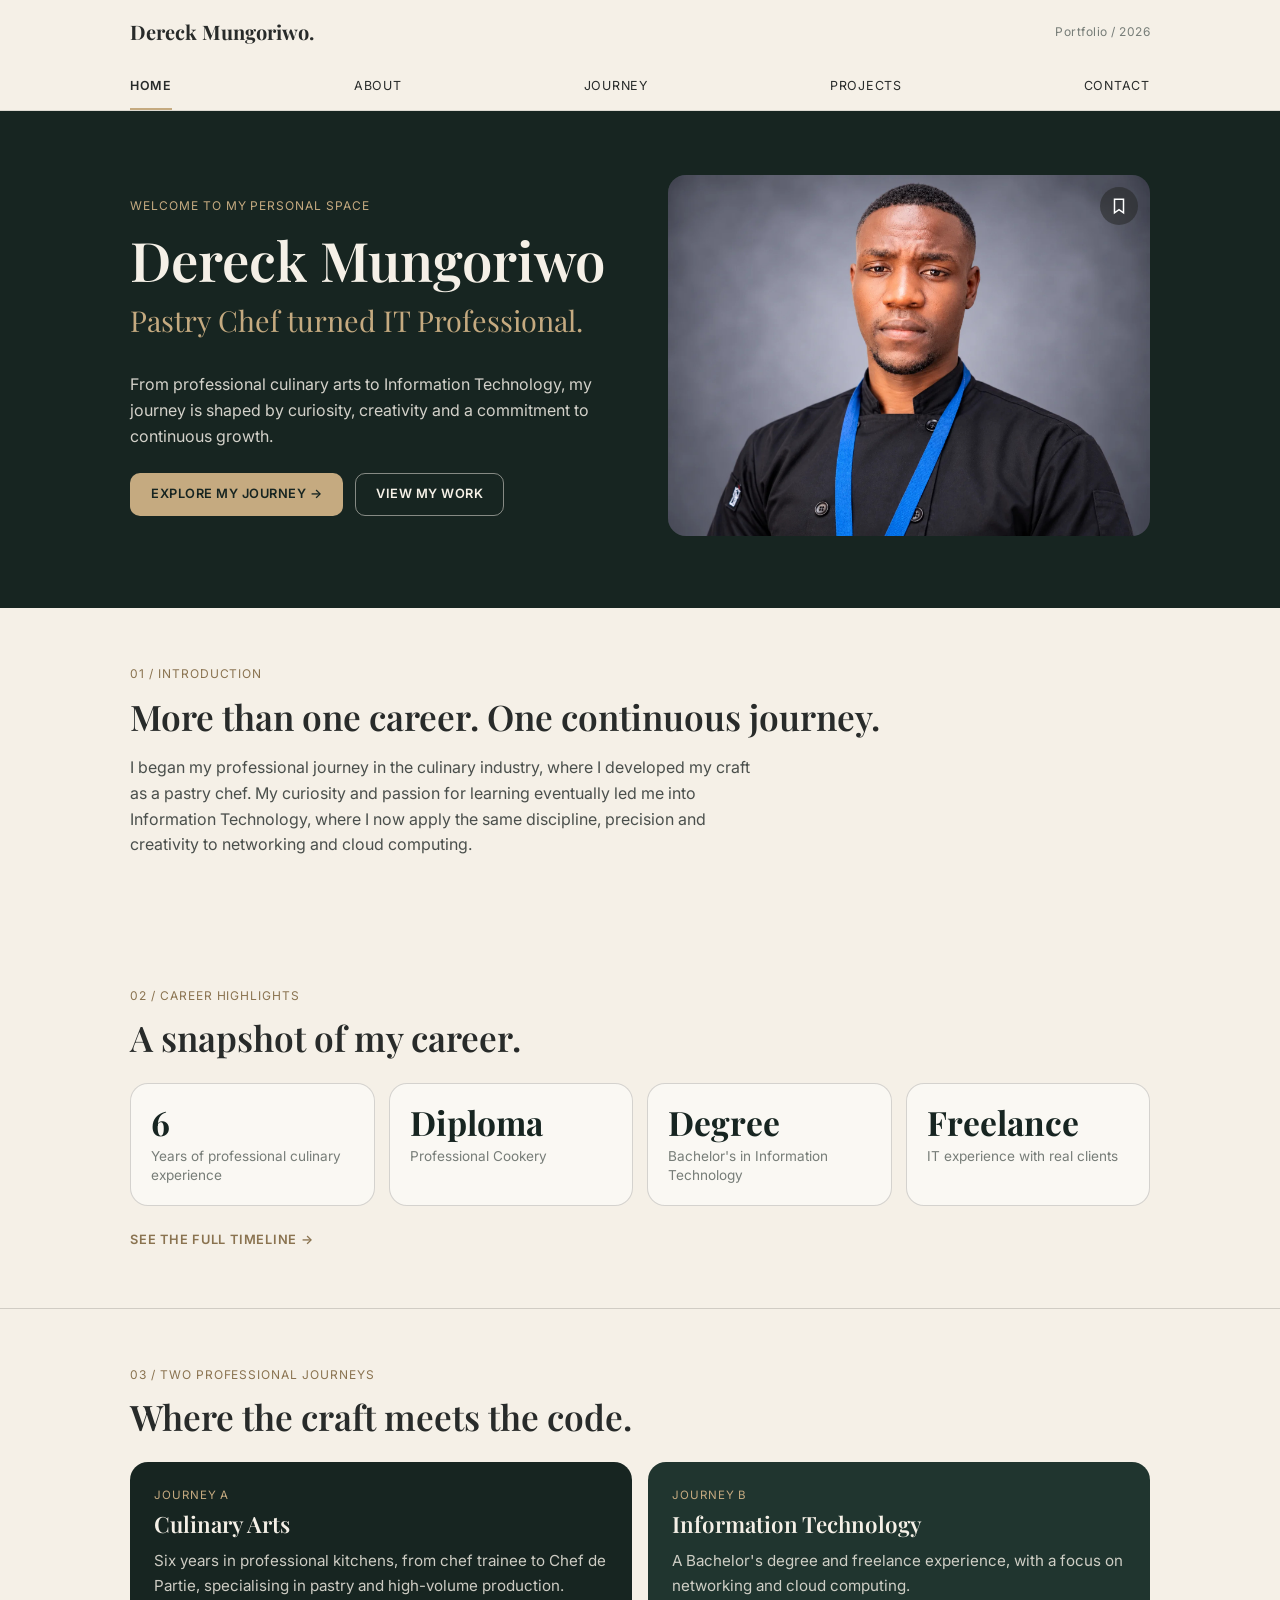
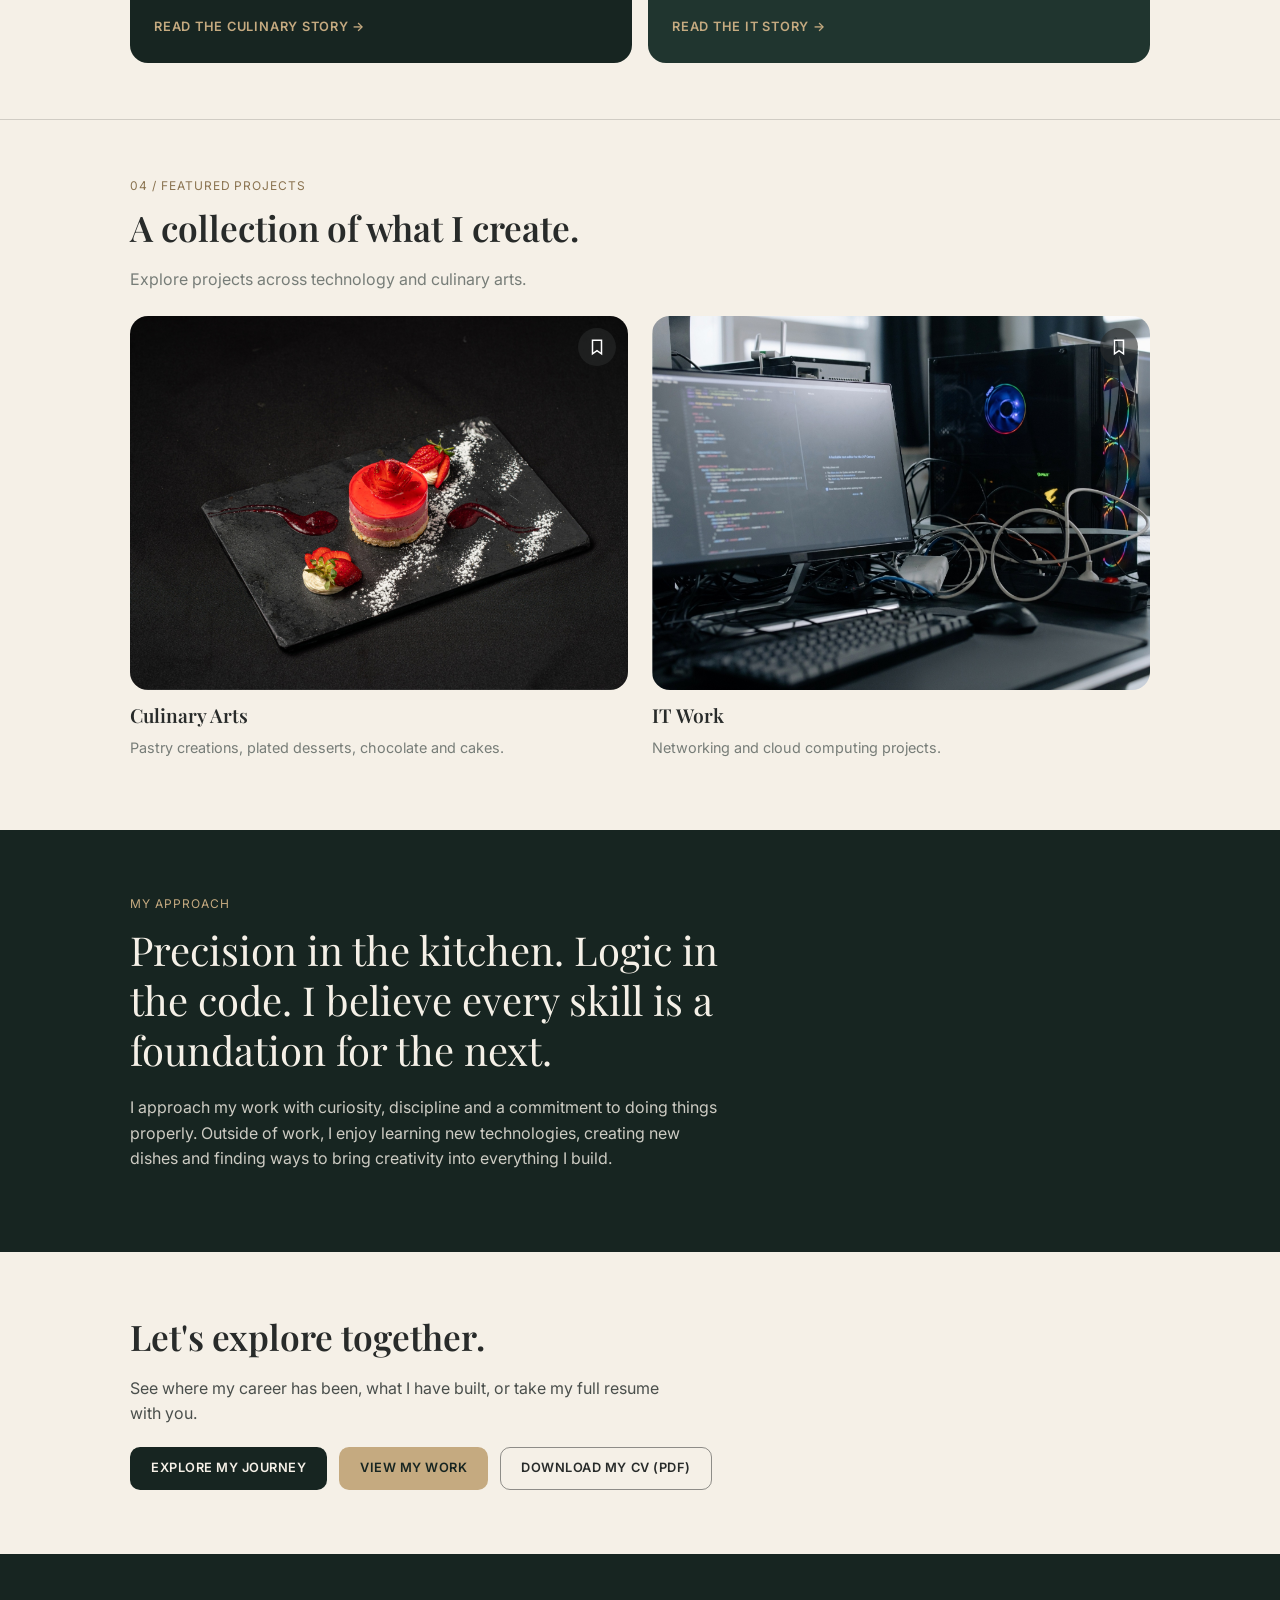
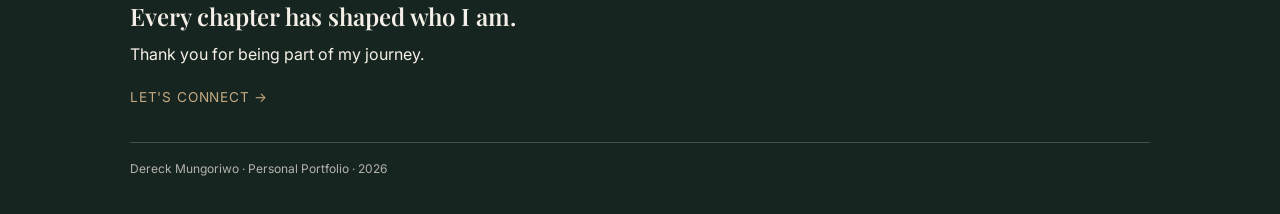
<file: index.html>
<!DOCTYPE html>
<html lang="en">
<head>
  <meta charset="UTF-8">
  <meta name="viewport" content="width=device-width, initial-scale=1">
  <title>Dereck Mungoriwo | Pastry Chef &amp; IT Professional</title>
  <meta name="description" content="Dereck Mungoriwo: from professional pastry chef to IT professional. Explore my journey, projects and resume.">
  <link rel="preconnect" href="https://fonts.googleapis.com">
  <link rel="preconnect" href="https://fonts.gstatic.com" crossorigin>
  <link href="https://fonts.googleapis.com/css2?family=Inter:wght@400;500;600&family=Playfair+Display:wght@500;600;700&display=swap" rel="stylesheet">
  <link rel="stylesheet" href="css/global.css">
  <link rel="stylesheet" href="css/home.css">
</head>
<body>

  <!-- HEADER (same on every page) -->
  <header class="site-header">
    <div class="container">
      <div class="header-top">
        <a class="brand" href="index.html">Dereck Mungoriwo.</a>
        <span class="header-meta">Portfolio / 2026</span>
        <button class="nav-toggle" aria-expanded="false" aria-controls="nav">Menu</button>
      </div>
      <nav class="main-nav" id="nav" aria-label="Main">
        <ul>
          <li><a href="index.html">Home</a></li>
          <li><a href="about.html">About</a></li>
          <li><a href="journey.html">Journey</a></li>
          <li><a href="projects.html">Projects</a></li>
          <li><a href="contact.html">Contact</a></li>
        </ul>
      </nav>
    </div>
  </header>

  <main>

    <!-- HERO: name, headline, introduction, 4:3 photo -->
    <section class="hero on-dark">
      <div class="container hero-grid">
        <div class="hero-text">
          <p class="eyebrow">Welcome to my personal space</p>
          <h1>Dereck Mungoriwo</h1>
          <p class="headline">Pastry Chef turned IT Professional.</p>
          <p class="hero-lead">From professional culinary arts to Information Technology, my journey is shaped by curiosity, creativity and a commitment to continuous growth.</p>
          <div class="hero-actions">
            <a class="btn btn-gold" href="journey.html">Explore my journey &rarr;</a>
            <a class="btn btn-outline" href="projects.html">View my work</a>
          </div>
        </div>
        <div class="media hero-media">
          <img src="images/profilehome.jpg" alt="Portrait of Dereck Mungoriwo" onerror="this.style.display='none'">
          <button class="save-btn" data-id="hero" aria-label="Save image" aria-pressed="false"><svg viewBox="0 0 24 24"><path d="M6 3h12v18l-6-4-6 4z"/></svg></button>
        </div>
      </div>
    </section>

    <!-- 01 PROFESSIONAL INTRODUCTION -->
    <section class="intro" id="intro">
      <div class="container">
        <p class="eyebrow">01 / Introduction</p>
        <h2>More than one career. One continuous journey.</h2>
        <p>I began my professional journey in the culinary industry, where I developed my craft as a pastry chef. My curiosity and passion for learning eventually led me into Information Technology, where I now apply the same discipline, precision and creativity to networking and cloud computing.</p>
      </div>
    </section>

    <!-- 02 CAREER HIGHLIGHTS (snapshot) -->
    <section class="highlights">
      <div class="container">
        <p class="eyebrow">02 / Career highlights</p>
        <h2>A snapshot of my career.</h2>
        <ul class="stat-grid">
          <li class="stat"><span class="stat-value">6</span><span class="stat-label">Years of professional culinary experience</span></li>
          <li class="stat"><span class="stat-value">Diploma</span><span class="stat-label">Professional Cookery</span></li>
          <li class="stat"><span class="stat-value">Degree</span><span class="stat-label">Bachelor's in Information Technology</span></li>
          <li class="stat"><span class="stat-value">Freelance</span><span class="stat-label">IT experience with real clients</span></li>
        </ul>
        <a class="text-link" href="journey.html#timeline">See the full timeline &rarr;</a>
      </div>
    </section>
    <hr class="divider">

    <!-- 03 CAREER OVERVIEW: two journeys -->
    <section class="journeys">
      <div class="container">
        <p class="eyebrow">03 / Two professional journeys</p>
        <h2>Where the craft meets the code.</h2>
        <div class="journey-grid">
          <article class="journey-card">
            <p class="path-label">Journey A</p>
            <h3>Culinary Arts</h3>
            <p>Six years in professional kitchens, from chef trainee to Chef de Partie, specialising in pastry and high-volume production.</p>
            <a class="text-link" href="journey.html#culinary">Read the culinary story &rarr;</a>
          </article>
          <article class="journey-card">
            <p class="path-label">Journey B</p>
            <h3>Information Technology</h3>
            <p>A Bachelor's degree and freelance experience, with a focus on networking and cloud computing.</p>
            <a class="text-link" href="journey.html#it">Read the IT story &rarr;</a>
          </article>
        </div>
      </div>
    </section>
    <hr class="divider">

    <!-- 04 FEATURED PROJECTS -->
    <section class="selected" id="work">
      <div class="container">
        <p class="eyebrow">04 / Featured projects</p>
        <h2>A collection of what I create.</h2>
        <p class="lead">Explore projects across technology and culinary arts.</p>
        <div class="card-grid">
          <article class="card">
            <div class="media">
              <a class="media-link" href="projects.html#culinary" aria-label="View Culinary Arts projects"><img src="images/culinary.jpg" alt="Plated pastry dessert" onerror="this.style.display='none'"></a>
              <button class="save-btn" data-id="work-culinary" aria-label="Save image" aria-pressed="false"><svg viewBox="0 0 24 24"><path d="M6 3h12v18l-6-4-6 4z"/></svg></button>
            </div>
            <h3><a href="projects.html#culinary">Culinary Arts</a></h3>
            <p>Pastry creations, plated desserts, chocolate and cakes.</p>
          </article>
          <article class="card">
            <div class="media">
              <a class="media-link" href="projects.html#it" aria-label="View IT Work projects"><img src="images/technology.jpg" alt="IT project on a laptop" onerror="this.style.display='none'"></a>
              <button class="save-btn" data-id="work-it" aria-label="Save image" aria-pressed="false"><svg viewBox="0 0 24 24"><path d="M6 3h12v18l-6-4-6 4z"/></svg></button>
            </div>
            <h3><a href="projects.html#it">IT Work</a></h3>
            <p>Networking and cloud computing projects.</p>
          </article>
        </div>
      </div>
    </section>

    <!-- PERSONAL STATEMENT -->
    <section class="statement on-dark">
      <div class="container">
        <p class="eyebrow">My approach</p>
        <blockquote>Precision in the kitchen. Logic in the code. I believe every skill is a foundation for the next.</blockquote>
        <p>I approach my work with curiosity, discipline and a commitment to doing things properly. Outside of work, I enjoy learning new technologies, creating new dishes and finding ways to bring creativity into everything I build.</p>
      </div>
    </section>

    <!-- CALL TO ACTION -->
    <section class="cta">
      <div class="container">
        <h2>Let's explore together.</h2>
        <p>See where my career has been, what I have built, or take my full resume with you.</p>
        <div class="cta-actions">
          <a class="btn btn-dark" href="journey.html">Explore my journey</a>
          <a class="btn btn-gold" href="projects.html">View my work</a>
          <a class="btn btn-ghost" href="files/resume.pdf" download="Dereck-Mungoriwo-Resume.pdf">Download my CV (PDF)</a>
        </div>
      </div>
    </section>

  </main>

  <!-- FOOTER (same on every page) -->
  <footer class="site-footer">
    <div class="container">
      <h2>Every chapter has shaped who I am.</h2>
      <p>Thank you for being part of my journey.</p>
      <a class="connect" href="contact.html">Let's connect &rarr;</a>
      <p class="legal">Dereck Mungoriwo &middot; Personal Portfolio &middot; <span id="year">2026</span></p>
    </div>
  </footer>

  <script src="js/main.js"></script>
</body>
</html>
</file>
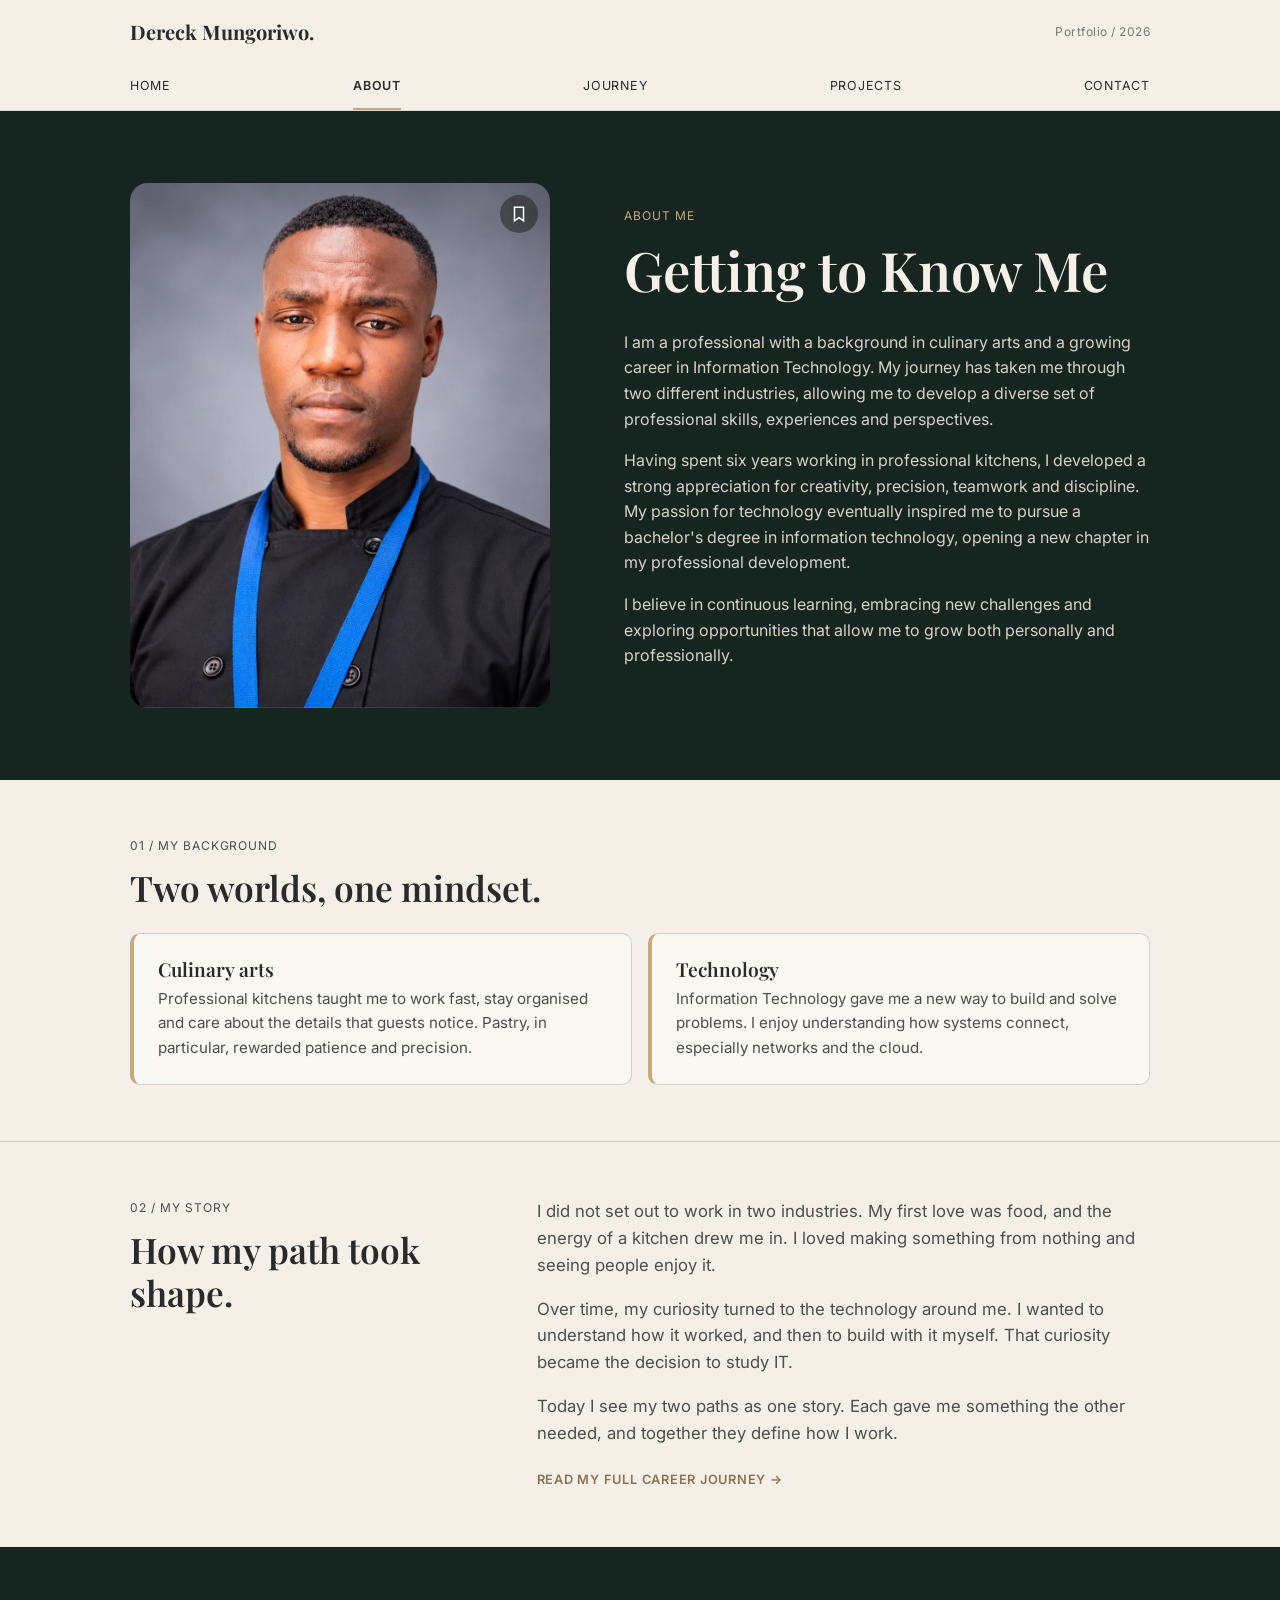
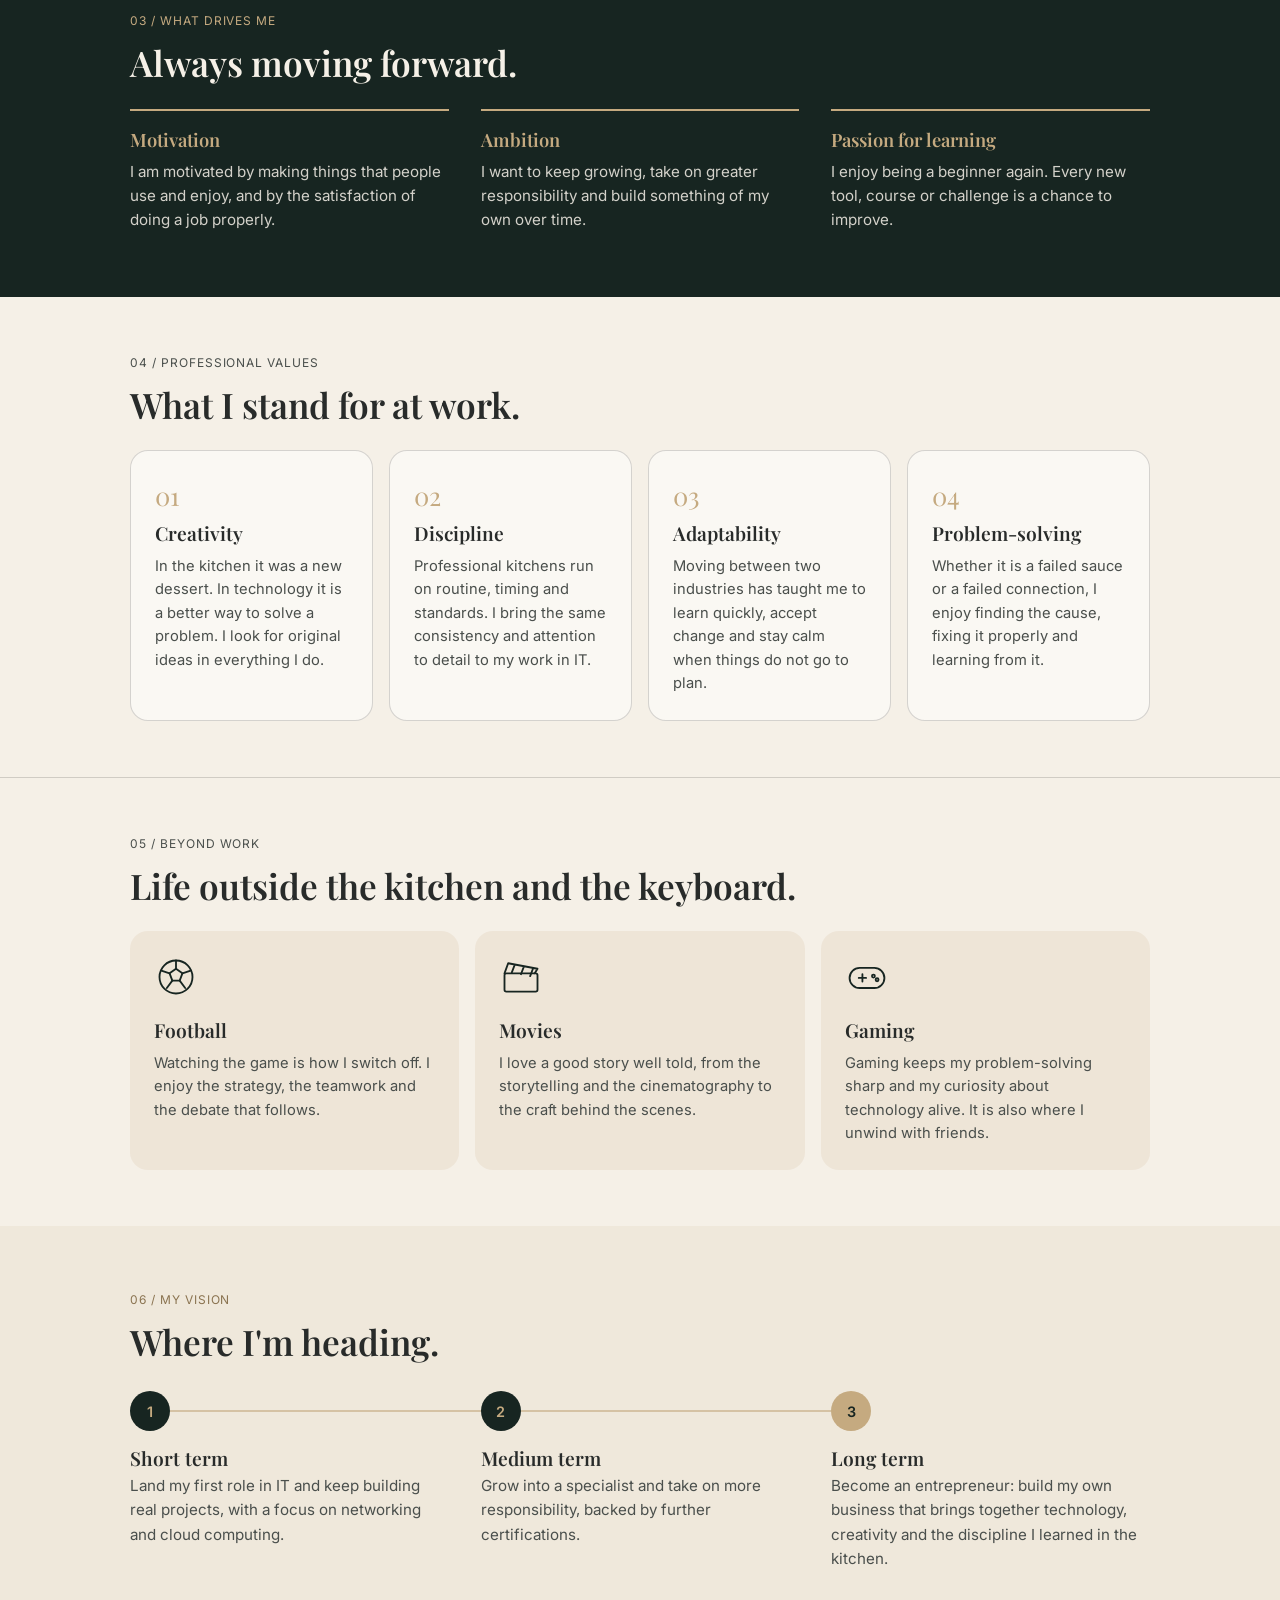
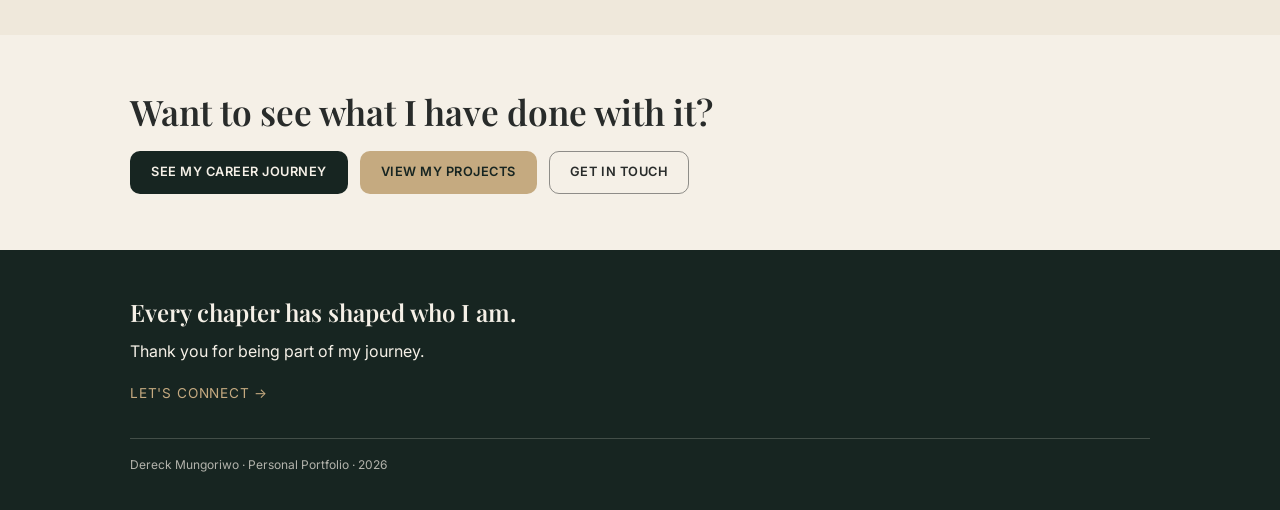
<file: about.html>
<!DOCTYPE html>
<html lang="en">
<head>
  <meta charset="UTF-8">
  <meta name="viewport" content="width=device-width, initial-scale=1">
  <title>About Me | Dereck Mungoriwo</title>
  <meta name="description" content="Getting to know Dereck Mungoriwo: background, story, values, interests and vision.">
  <link rel="preconnect" href="https://fonts.googleapis.com">
  <link rel="preconnect" href="https://fonts.gstatic.com" crossorigin>
  <link href="https://fonts.googleapis.com/css2?family=Inter:wght@400;500;600&family=Playfair+Display:wght@500;600;700&display=swap" rel="stylesheet">
  <link rel="stylesheet" href="css/global.css">
  <link rel="stylesheet" href="css/about.css">
</head>
<body>

  <!-- HEADER (same on every page) -->
  <header class="site-header">
    <div class="container">
      <div class="header-top">
        <a class="brand" href="index.html">Dereck Mungoriwo.</a>
        <span class="header-meta">Portfolio / 2026</span>
        <button class="nav-toggle" aria-expanded="false" aria-controls="nav">Menu</button>
      </div>
      <nav class="main-nav" id="nav" aria-label="Main">
        <ul>
          <li><a href="index.html">Home</a></li>
          <li><a href="about.html">About</a></li>
          <li><a href="journey.html">Journey</a></li>
          <li><a href="projects.html">Projects</a></li>
          <li><a href="contact.html">Contact</a></li>
        </ul>
      </nav>
    </div>
  </header>

  <main>

    <!-- INTRODUCTION -->
    <section class="about-hero on-dark">
      <div class="container about-hero-grid">
        <div class="media">
          <img src="images/profilehome.jpg" alt="Portrait of Dereck Mungoriwo in chef whites" onerror="this.style.display='none'">
          <button class="save-btn" data-id="about-portrait" aria-label="Save image" aria-pressed="false"><svg viewBox="0 0 24 24"><path d="M6 3h12v18l-6-4-6 4z"/></svg></button>
        </div>
        <div>
          <p class="eyebrow">About me</p>
          <h1>Getting to Know Me</h1>
          <p>I am a professional with a background in culinary arts and a growing career in Information Technology. My journey has taken me through two different industries, allowing me to develop a diverse set of professional skills, experiences and perspectives.</p>
          <p>Having spent six years working in professional kitchens, I developed a strong appreciation for creativity, precision, teamwork and discipline. My passion for technology eventually inspired me to pursue a bachelor's degree in information technology, opening a new chapter in my professional development.</p>
          <p>I believe in continuous learning, embracing new challenges and exploring opportunities that allow me to grow both personally and professionally.</p>
        </div>
      </div>
    </section>

    <!-- MY BACKGROUND -->
    <section class="block" id="background">
      <div class="container">
        <p class="eyebrow">01 / My background</p>
        <h2>Two worlds, one mindset.</h2>
        <div class="bg-grid">
          <article class="bg-card">
            <h3>Culinary arts</h3>
            <p>Professional kitchens taught me to work fast, stay organised and care about the details that guests notice. Pastry, in particular, rewarded patience and precision.</p>
          </article>
          <article class="bg-card">
            <h3>Technology</h3>
            <p>Information Technology gave me a new way to build and solve problems. I enjoy understanding how systems connect, especially networks and the cloud.</p>
          </article>
        </div>
      </div>
    </section>
    <hr class="divider">

    <!-- MY STORY -->
    <section class="block" id="story">
      <div class="container story-layout">
        <div>
          <p class="eyebrow">02 / My story</p>
          <h2>How my path took shape.</h2>
        </div>
        <div class="story-text">
          <p>I did not set out to work in two industries. My first love was food, and the energy of a kitchen drew me in. I loved making something from nothing and seeing people enjoy it.</p>
          <p>Over time, my curiosity turned to the technology around me. I wanted to understand how it worked, and then to build with it myself. That curiosity became the decision to study IT.</p>
          <p>Today I see my two paths as one story. Each gave me something the other needed, and together they define how I work.</p>
          <a class="text-link" href="journey.html">Read my full career journey &rarr;</a>
        </div>
      </div>
    </section>

    <!-- WHAT DRIVES ME -->
    <section class="drives on-dark" id="drives">
      <div class="container">
        <p class="eyebrow">03 / What drives me</p>
        <h2>Always moving forward.</h2>
        <div class="drive-grid"><article class="drive"><h3>Motivation</h3><p>I am motivated by making things that people use and enjoy, and by the satisfaction of doing a job properly.</p></article><article class="drive"><h3>Ambition</h3><p>I want to keep growing, take on greater responsibility and build something of my own over time.</p></article><article class="drive"><h3>Passion for learning</h3><p>I enjoy being a beginner again. Every new tool, course or challenge is a chance to improve.</p></article></div>
      </div>
    </section>

    <!-- PROFESSIONAL VALUES -->
    <section class="block" id="values">
      <div class="container">
        <p class="eyebrow">04 / Professional values</p>
        <h2>What I stand for at work.</h2>
        <div class="value-grid"><article class="value"><span class="num">01</span><h3>Creativity</h3><p>In the kitchen it was a new dessert. In technology it is a better way to solve a problem. I look for original ideas in everything I do.</p></article><article class="value"><span class="num">02</span><h3>Discipline</h3><p>Professional kitchens run on routine, timing and standards. I bring the same consistency and attention to detail to my work in IT.</p></article><article class="value"><span class="num">03</span><h3>Adaptability</h3><p>Moving between two industries has taught me to learn quickly, accept change and stay calm when things do not go to plan.</p></article><article class="value"><span class="num">04</span><h3>Problem-solving</h3><p>Whether it is a failed sauce or a failed connection, I enjoy finding the cause, fixing it properly and learning from it.</p></article></div>
      </div>
    </section>
    <hr class="divider">

    <!-- BEYOND WORK -->
    <section class="block" id="beyond">
      <div class="container">
        <p class="eyebrow">05 / Beyond work</p>
        <h2>Life outside the kitchen and the keyboard.</h2>
        <div class="hobby-grid"><article class="hobby"><svg class="ico" viewBox="0 0 48 48" aria-hidden="true"><circle cx="24" cy="24" r="18"/><path d="M24 15l7 5-3 8h-8l-3-8z"/><path d="M24 15V6M31 20l9-3M28 28l6 8M20 28l-6 8M17 20l-9-3"/></svg><h3>Football</h3><p>Watching the game is how I switch off. I enjoy the strategy, the teamwork and the debate that follows.</p></article><article class="hobby"><svg class="ico" viewBox="0 0 48 48" aria-hidden="true"><rect x="6" y="20" width="36" height="20" rx="2"/><path d="M6 20l4-11 32 6-3 5M17 11l-3 8M27 13l-3 8M37 15l-3 8"/></svg><h3>Movies</h3><p>I love a good story well told, from the storytelling and the cinematography to the craft behind the scenes.</p></article><article class="hobby"><svg class="ico" viewBox="0 0 48 48" aria-hidden="true"><rect x="5" y="14" width="38" height="22" rx="11"/><path d="M15 25h8M19 21v8"/><circle cx="31" cy="23" r="1.6"/><circle cx="35" cy="27" r="1.6"/></svg><h3>Gaming</h3><p>Gaming keeps my problem-solving sharp and my curiosity about technology alive. It is also where I unwind with friends.</p></article></div>
      </div>
    </section>

    <!-- MY VISION -->
    <section class="vision" id="vision">
      <div class="container">
        <p class="eyebrow">06 / My vision</p>
        <h2>Where I'm heading.</h2>
        <ol class="steps"><li class="step"><span class="dot" aria-hidden="true">1</span><h3>Short term</h3><p>Land my first role in IT and keep building real projects, with a focus on networking and cloud computing.</p></li><li class="step"><span class="dot" aria-hidden="true">2</span><h3>Medium term</h3><p>Grow into a specialist and take on more responsibility, backed by further certifications.</p></li><li class="step"><span class="dot" aria-hidden="true">3</span><h3>Long term</h3><p>Become an entrepreneur: build my own business that brings together technology, creativity and the discipline I learned in the kitchen.</p></li></ol>
      </div>
    </section>

    <section class="about-cta">
      <div class="container">
        <h2>Want to see what I have done with it?</h2>
        <div class="cta-actions">
          <a class="btn btn-dark" href="journey.html">See my career journey</a>
          <a class="btn btn-gold" href="projects.html">View my projects</a>
          <a class="btn btn-ghost" href="contact.html">Get in touch</a>
        </div>
      </div>
    </section>

  </main>

  <!-- FOOTER (same on every page) -->
  <footer class="site-footer">
    <div class="container">
      <h2>Every chapter has shaped who I am.</h2>
      <p>Thank you for being part of my journey.</p>
      <a class="connect" href="contact.html">Let's connect &rarr;</a>
      <p class="legal">Dereck Mungoriwo &middot; Personal Portfolio &middot; <span id="year">2026</span></p>
    </div>
  </footer>

  <script src="js/main.js"></script>
</body>
</html>
</file>
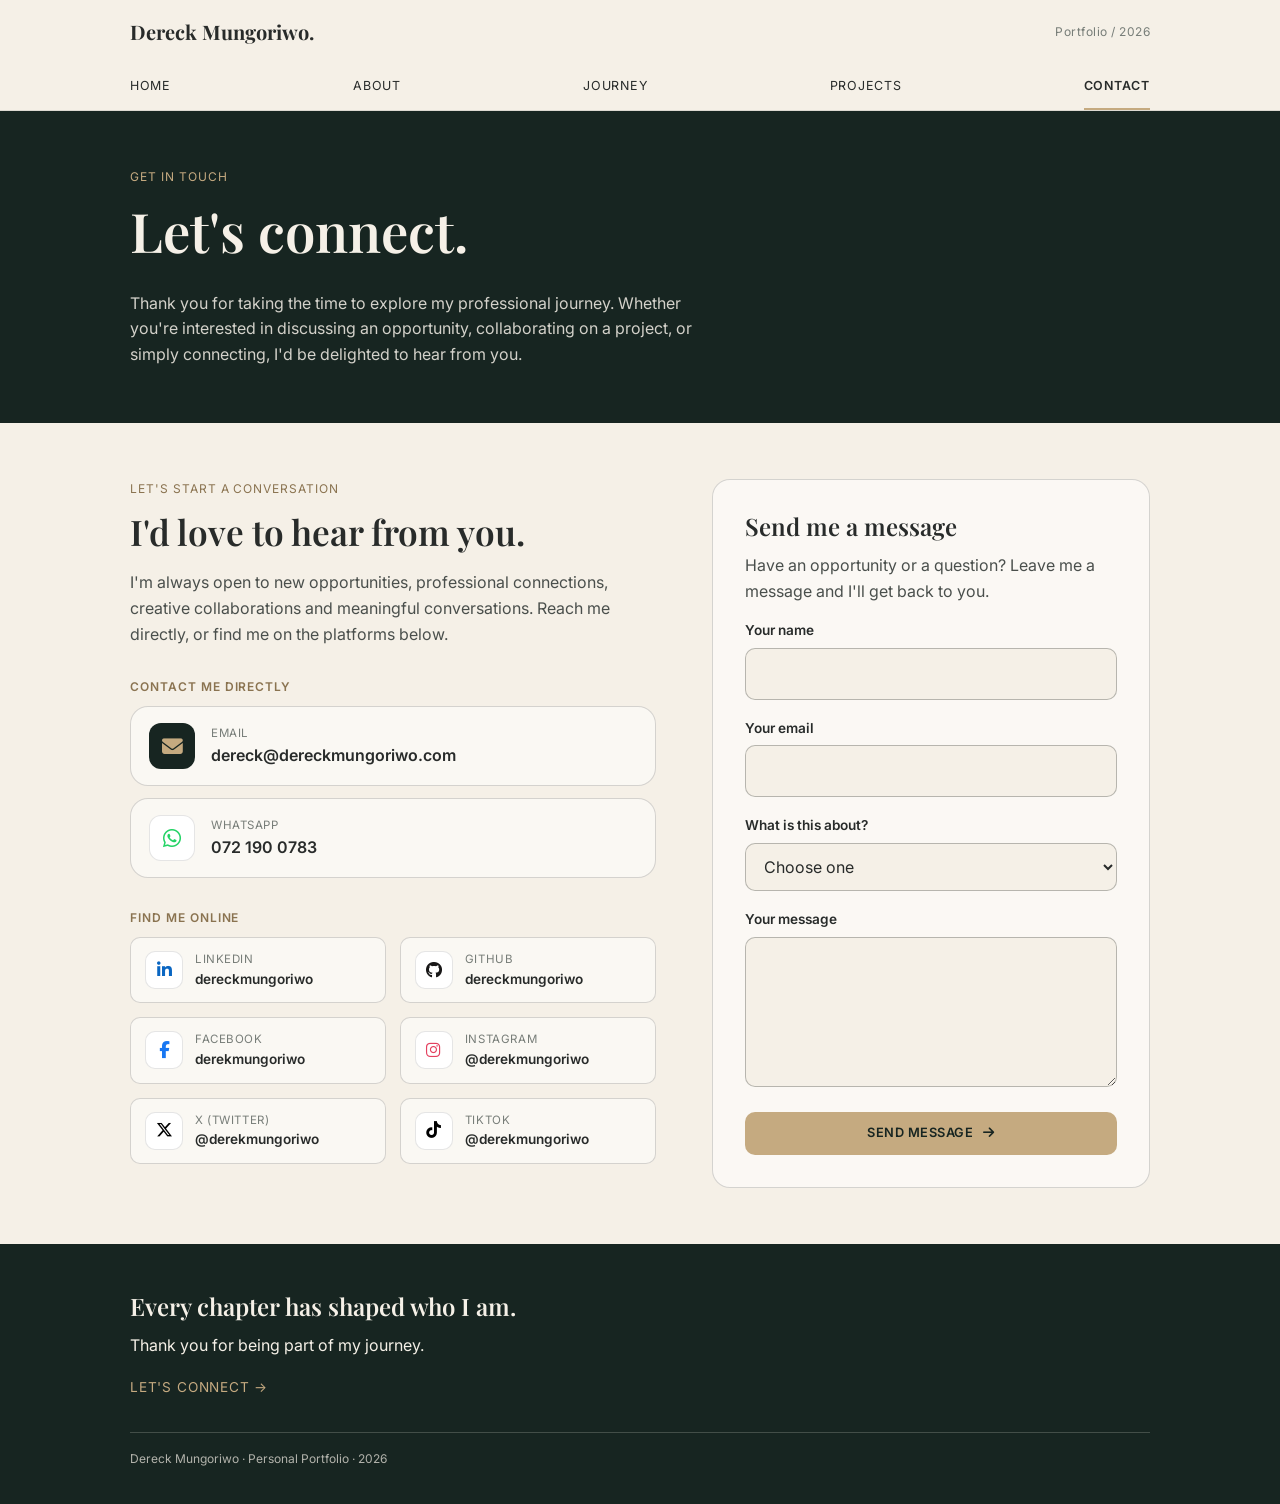
<file: contact.html>
<!DOCTYPE html>
<html lang="en">
<head>
  <meta charset="UTF-8">
  <meta name="viewport" content="width=device-width, initial-scale=1">
  <title>Contact | Dereck Mungoriwo</title>
  <meta name="description" content="Connect with Dereck Mungoriwo. Explore professional opportunities, IT projects, culinary work and social profiles.">

  <!-- Fonts -->
  <link rel="preconnect" href="https://fonts.googleapis.com">
  <link rel="preconnect" href="https://fonts.gstatic.com" crossorigin>
  <link href="https://fonts.googleapis.com/css2?family=Inter:wght@400;500;600&family=Playfair+Display:wght@500;600;700&display=swap" rel="stylesheet">

  <!-- Font Awesome icons (used on this page only) -->
  <link rel="stylesheet" href="https://cdnjs.cloudflare.com/ajax/libs/font-awesome/6.7.2/css/all.min.css">

  <!-- Stylesheets -->
  <link rel="stylesheet" href="css/global.css">
  <link rel="stylesheet" href="css/contact.css">
</head>
<body>

  <!-- HEADER (same on every page) -->
  <header class="site-header">
    <div class="container">
      <div class="header-top">
        <a class="brand" href="index.html">Dereck Mungoriwo.</a>
        <span class="header-meta">Portfolio / 2026</span>
        <button class="nav-toggle" aria-expanded="false" aria-controls="nav">Menu</button>
      </div>
      <nav class="main-nav" id="nav" aria-label="Main">
        <ul>
          <li><a href="index.html">Home</a></li>
          <li><a href="about.html">About</a></li>
          <li><a href="journey.html">Journey</a></li>
          <li><a href="projects.html">Projects</a></li>
          <li><a href="contact.html">Contact</a></li>
        </ul>
      </nav>
    </div>
  </header>

  <main>

    <!-- HERO -->
    <section class="contact-hero on-dark">
      <div class="container">
        <p class="eyebrow">Get in touch</p>
        <h1>Let's connect.</h1>
        <p>Thank you for taking the time to explore my professional journey. Whether you're interested in discussing an opportunity, collaborating on a project, or simply connecting, I'd be delighted to hear from you.</p>
      </div>
    </section>

    <!-- CONTACT -->
    <section class="contact-section">
      <div class="container contact-grid">

        <!-- LEFT: ways to reach me -->
        <div class="contact-info">
          <p class="eyebrow">Let's start a conversation</p>
          <h2>I'd love to hear from you.</h2>
          <p class="contact-description">I'm always open to new opportunities, professional connections, creative collaborations and meaningful conversations. Reach me directly, or find me on the platforms below.</p>

          <h3 class="group-title">Contact me directly</h3>
          <ul class="channels">
              <li>
                <a class="channel" href="mailto:dereck@dereckmungoriwo.com">
                  <span class="logo mail"><i class="fa-solid fa-envelope" aria-hidden="true"></i></span>
                  <span><span class="label">Email</span><span class="value">dereck@dereckmungoriwo.com</span></span>
                </a>
              </li>
              <li>
                <a class="channel" href="https://wa.me/27721900783" target="_blank" rel="noopener noreferrer">
                  <span class="logo brand wa"><i class="fa-brands fa-whatsapp" aria-hidden="true"></i></span>
                  <span><span class="label">WhatsApp</span><span class="value">072 190 0783</span></span>
                </a>
              </li>
          </ul>

          <h3 class="group-title">Find me online</h3>
          <ul class="social-grid">
              <li>
                <a class="social-tile li" href="https://www.linkedin.com/in/dereckmungoriwo" target="_blank" rel="noopener noreferrer">
                  <span class="s-ico"><i class="fa-brands fa-linkedin-in" aria-hidden="true"></i></span>
                  <span class="s-text"><span class="label">LinkedIn</span><span class="value">dereckmungoriwo</span></span>
                </a>
              </li>
              <li>
                <a class="social-tile gh" href="https://github.com/dereckmungoriwo" target="_blank" rel="noopener noreferrer">
                  <span class="s-ico"><i class="fa-brands fa-github" aria-hidden="true"></i></span>
                  <span class="s-text"><span class="label">GitHub</span><span class="value">dereckmungoriwo</span></span>
                </a>
              </li>
              <li>
                <a class="social-tile fb" href="https://www.facebook.com/derekmungoriwo" target="_blank" rel="noopener noreferrer">
                  <span class="s-ico"><i class="fa-brands fa-facebook-f" aria-hidden="true"></i></span>
                  <span class="s-text"><span class="label">Facebook</span><span class="value">derekmungoriwo</span></span>
                </a>
              </li>
              <li>
                <a class="social-tile ig" href="https://www.instagram.com/derekmungoriwo/" target="_blank" rel="noopener noreferrer">
                  <span class="s-ico"><i class="fa-brands fa-instagram" aria-hidden="true"></i></span>
                  <span class="s-text"><span class="label">Instagram</span><span class="value">@derekmungoriwo</span></span>
                </a>
              </li>
              <li>
                <a class="social-tile xx" href="https://x.com/derekmungoriwo" target="_blank" rel="noopener noreferrer">
                  <span class="s-ico"><i class="fa-brands fa-x-twitter" aria-hidden="true"></i></span>
                  <span class="s-text"><span class="label">X (Twitter)</span><span class="value">@derekmungoriwo</span></span>
                </a>
              </li>
              <li>
                <a class="social-tile tt" href="https://www.tiktok.com/@derekmungoriwo" target="_blank" rel="noopener noreferrer">
                  <span class="s-ico"><i class="fa-brands fa-tiktok" aria-hidden="true"></i></span>
                  <span class="s-text"><span class="label">TikTok</span><span class="value">@derekmungoriwo</span></span>
                </a>
              </li>
          </ul>
        </div>

        <!-- RIGHT: form -->
        <div class="form-card">
          <h2>Send me a message</h2>
          <p>Have an opportunity or a question? Leave me a message and I'll get back to you.</p>

          <form id="contact-form" novalidate data-endpoint="YOUR_FORM_ENDPOINT">
            <div class="field">
              <label for="name">Your name</label>
              <input id="name" name="name" type="text" autocomplete="name" required>
              <span class="error">Please enter your name.</span>
            </div>
            <div class="field">
              <label for="email">Your email</label>
              <input id="email" name="email" type="email" autocomplete="email" required>
              <span class="error">Please enter a valid email address.</span>
            </div>
            <div class="field">
              <label for="subject">What is this about?</label>
              <select id="subject" name="subject" required>
                <option value="">Choose one</option>
                <option>Job opportunity</option>
                <option>Freelance IT project</option>
                <option>Culinary enquiry</option>
                <option>Professional collaboration</option>
                <option>Something else</option>
              </select>
              <span class="error">Please choose a topic.</span>
            </div>
            <div class="field">
              <label for="message">Your message</label>
              <textarea id="message" name="message" required minlength="10"></textarea>
              <span class="error">Please write a message of at least 10 characters.</span>
            </div>

            <!-- Spam trap: keep hidden -->
            <div class="hp" aria-hidden="true">
              <label>Leave this empty <input type="text" name="website" tabindex="-1" autocomplete="off"></label>
            </div>

            <button class="btn btn-gold" type="submit">Send message <i class="fa-solid fa-arrow-right" aria-hidden="true"></i></button>
            <p id="form-status" class="form-status" role="status"></p>
          </form>
        </div>

      </div>
    </section>

  </main>

  <!-- FOOTER (same on every page) -->
  <footer class="site-footer">
    <div class="container">
      <h2>Every chapter has shaped who I am.</h2>
      <p>Thank you for being part of my journey.</p>
      <a class="connect" href="contact.html">Let's connect &rarr;</a>
      <p class="legal">Dereck Mungoriwo &middot; Personal Portfolio &middot; <span id="year">2026</span></p>
    </div>
  </footer>

  <!-- JavaScript (all scripts live in the js/ folder) -->
  <script src="js/main.js"></script>
  <script src="js/contact.js"></script>
</body>
</html>
</file>
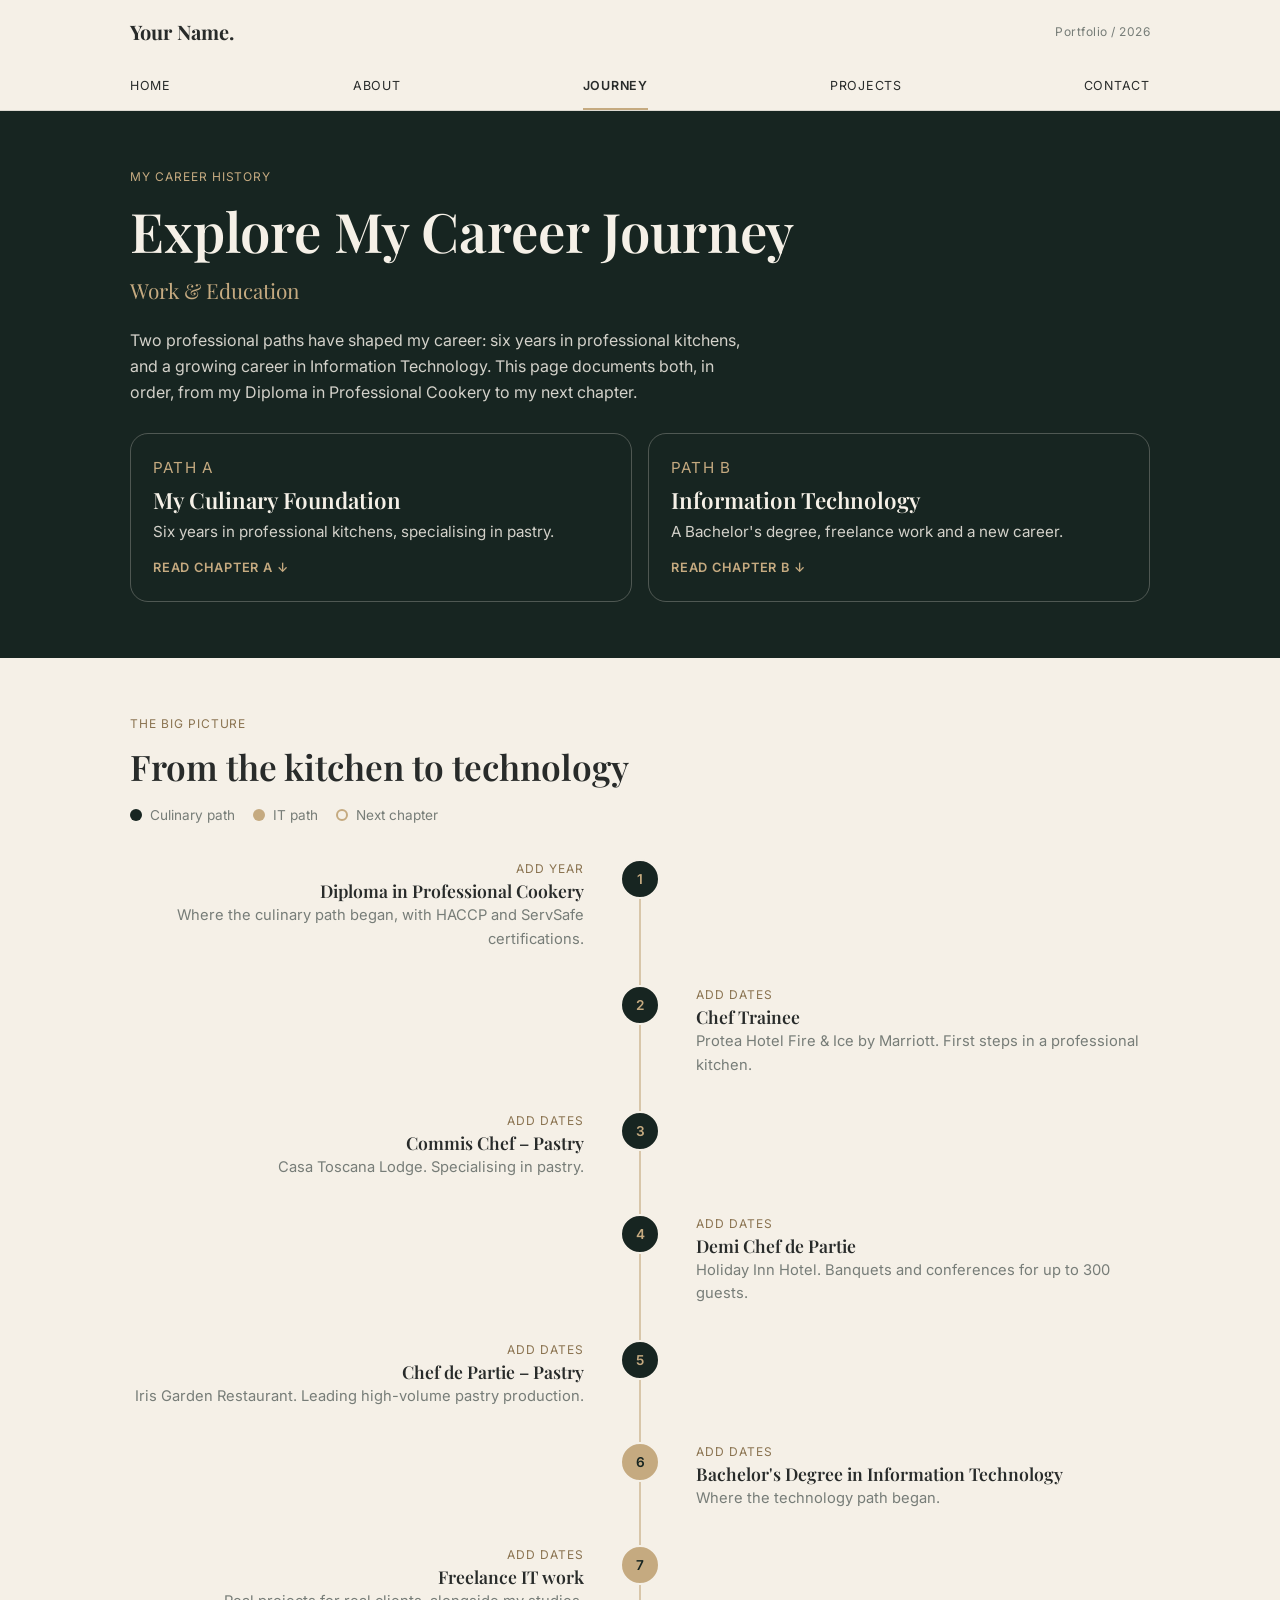
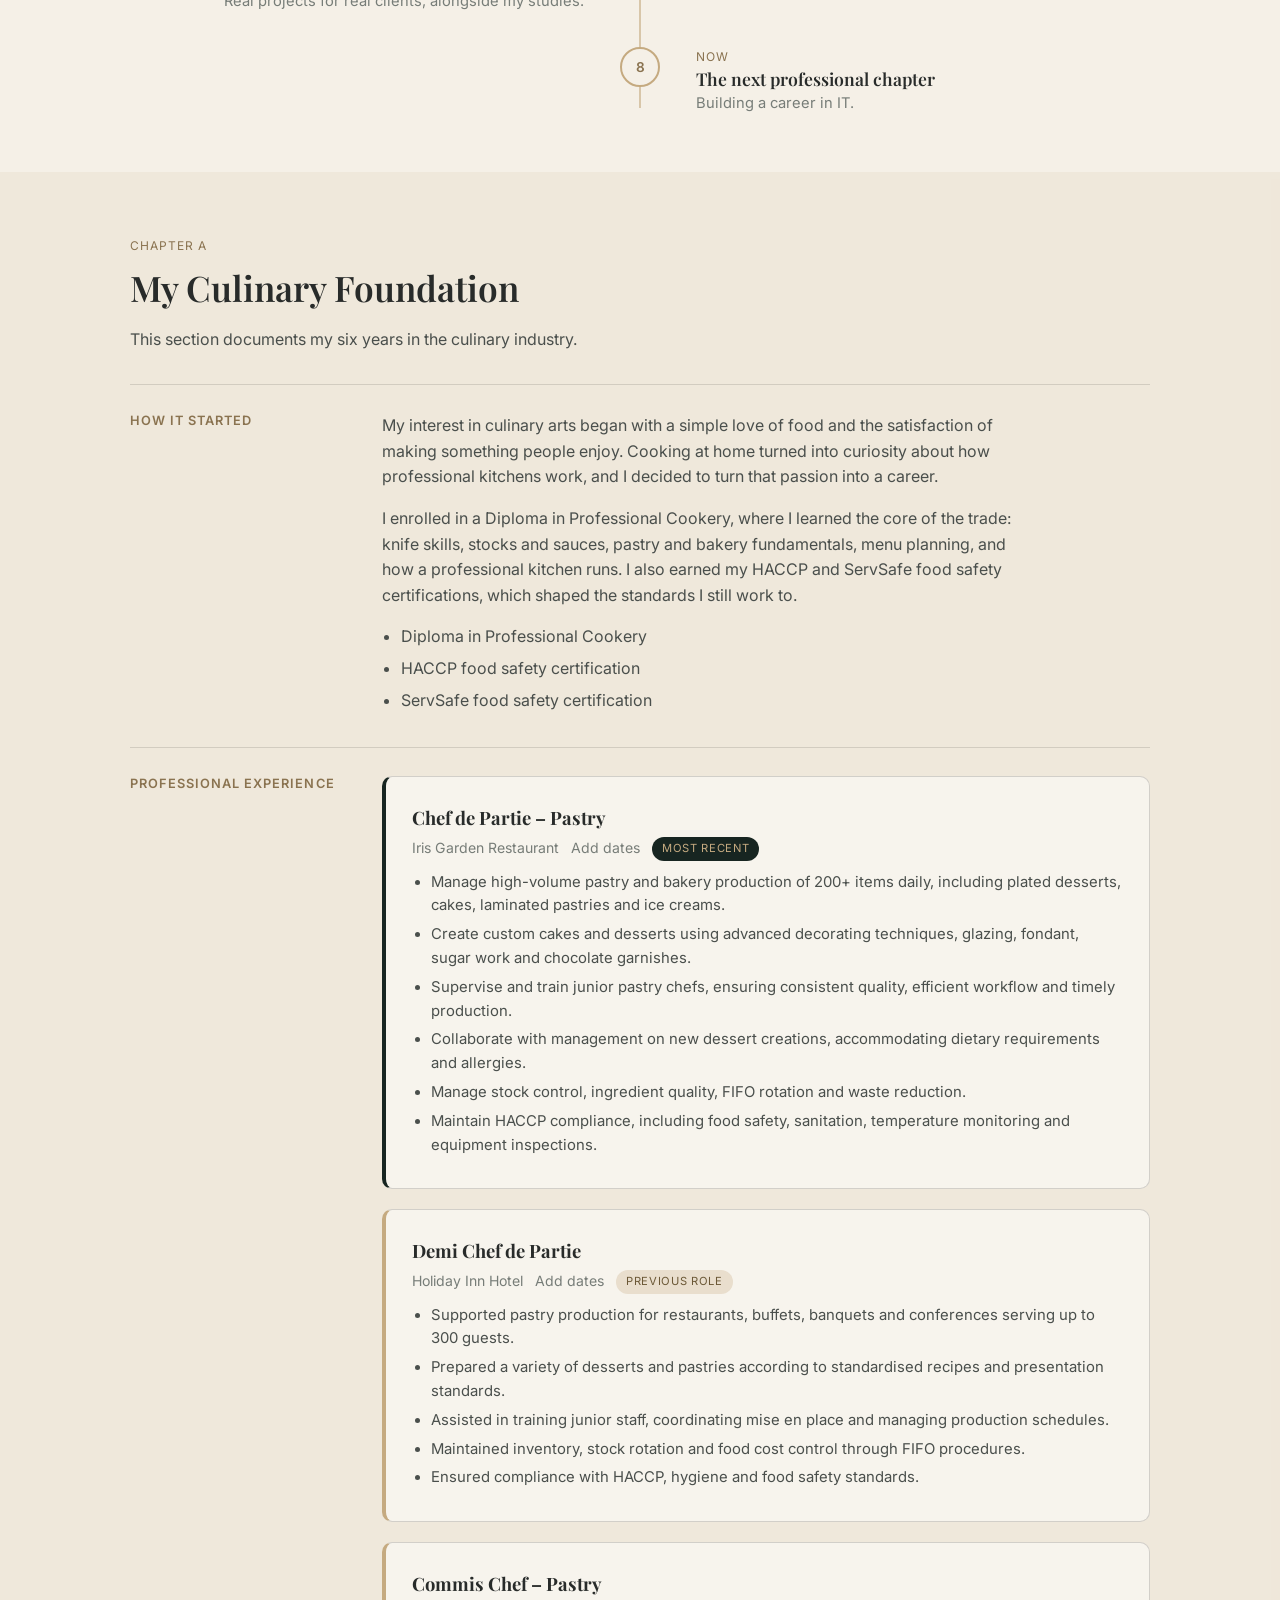
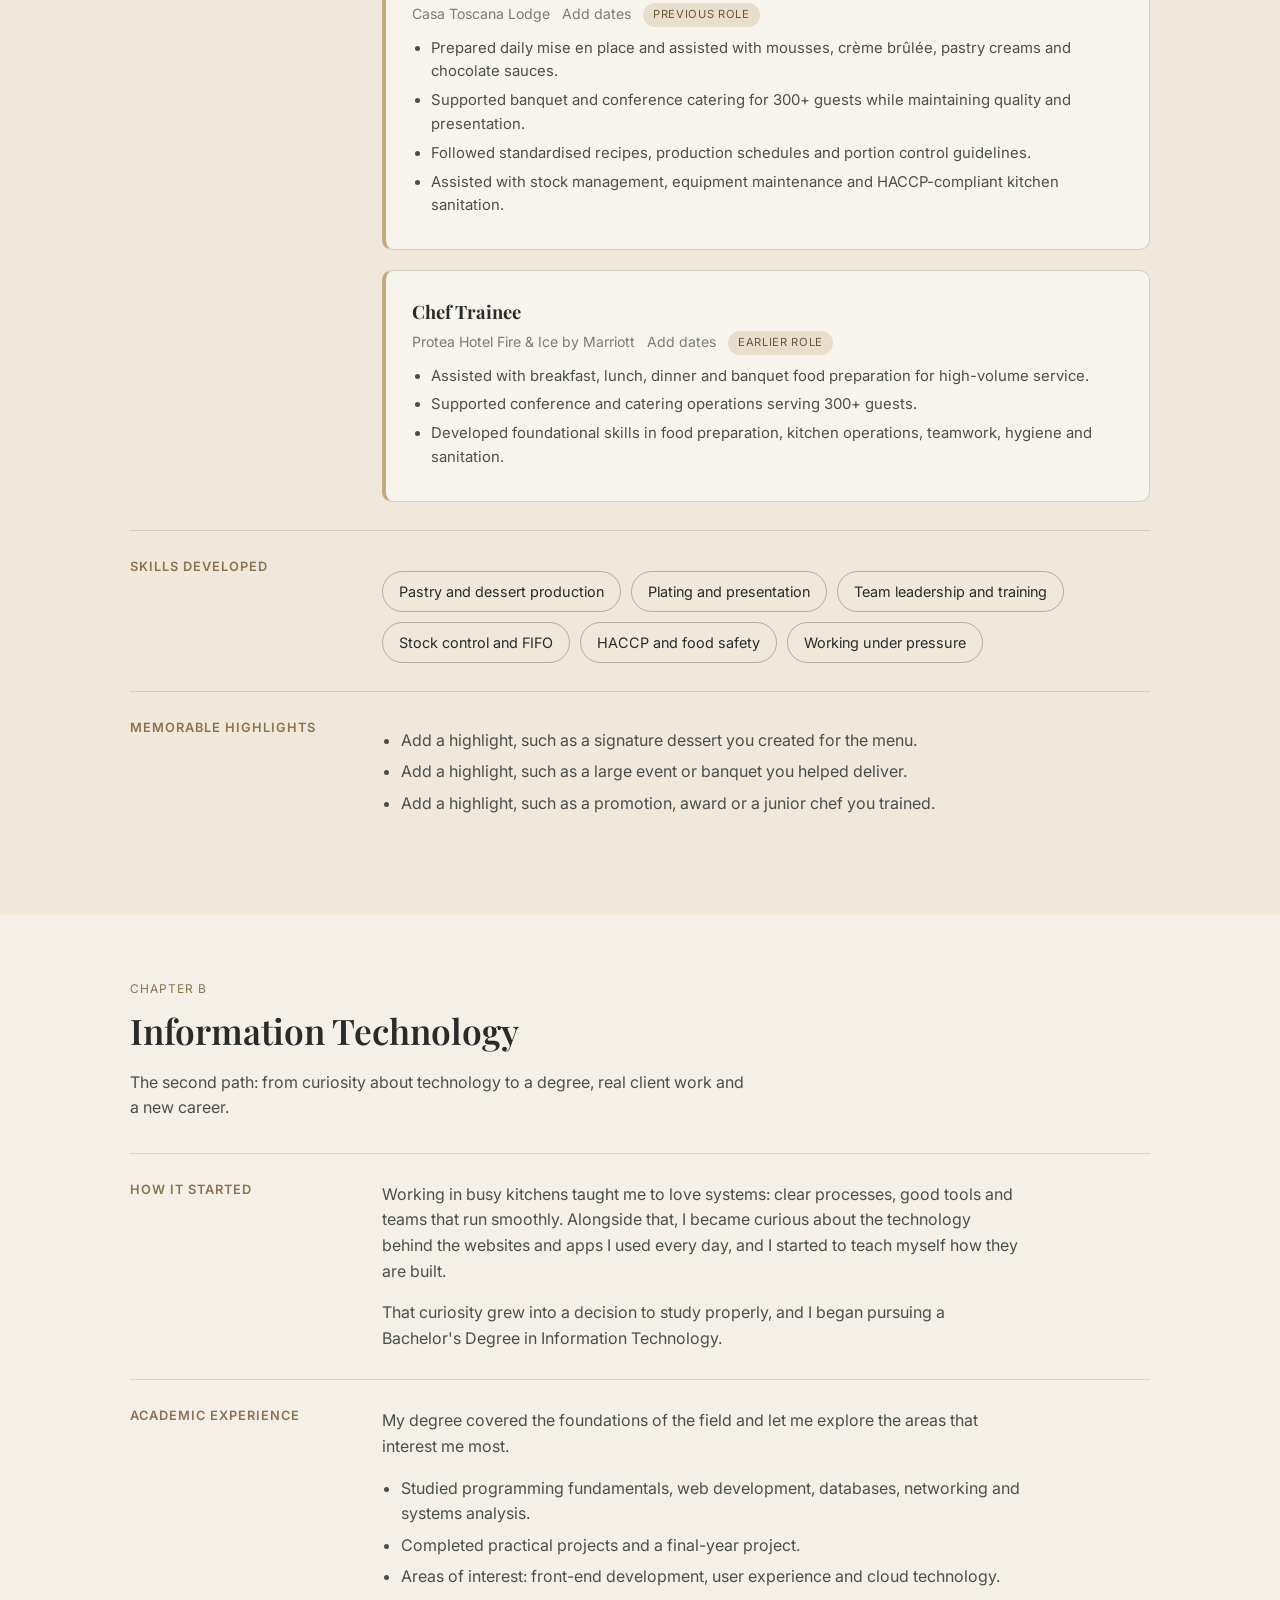
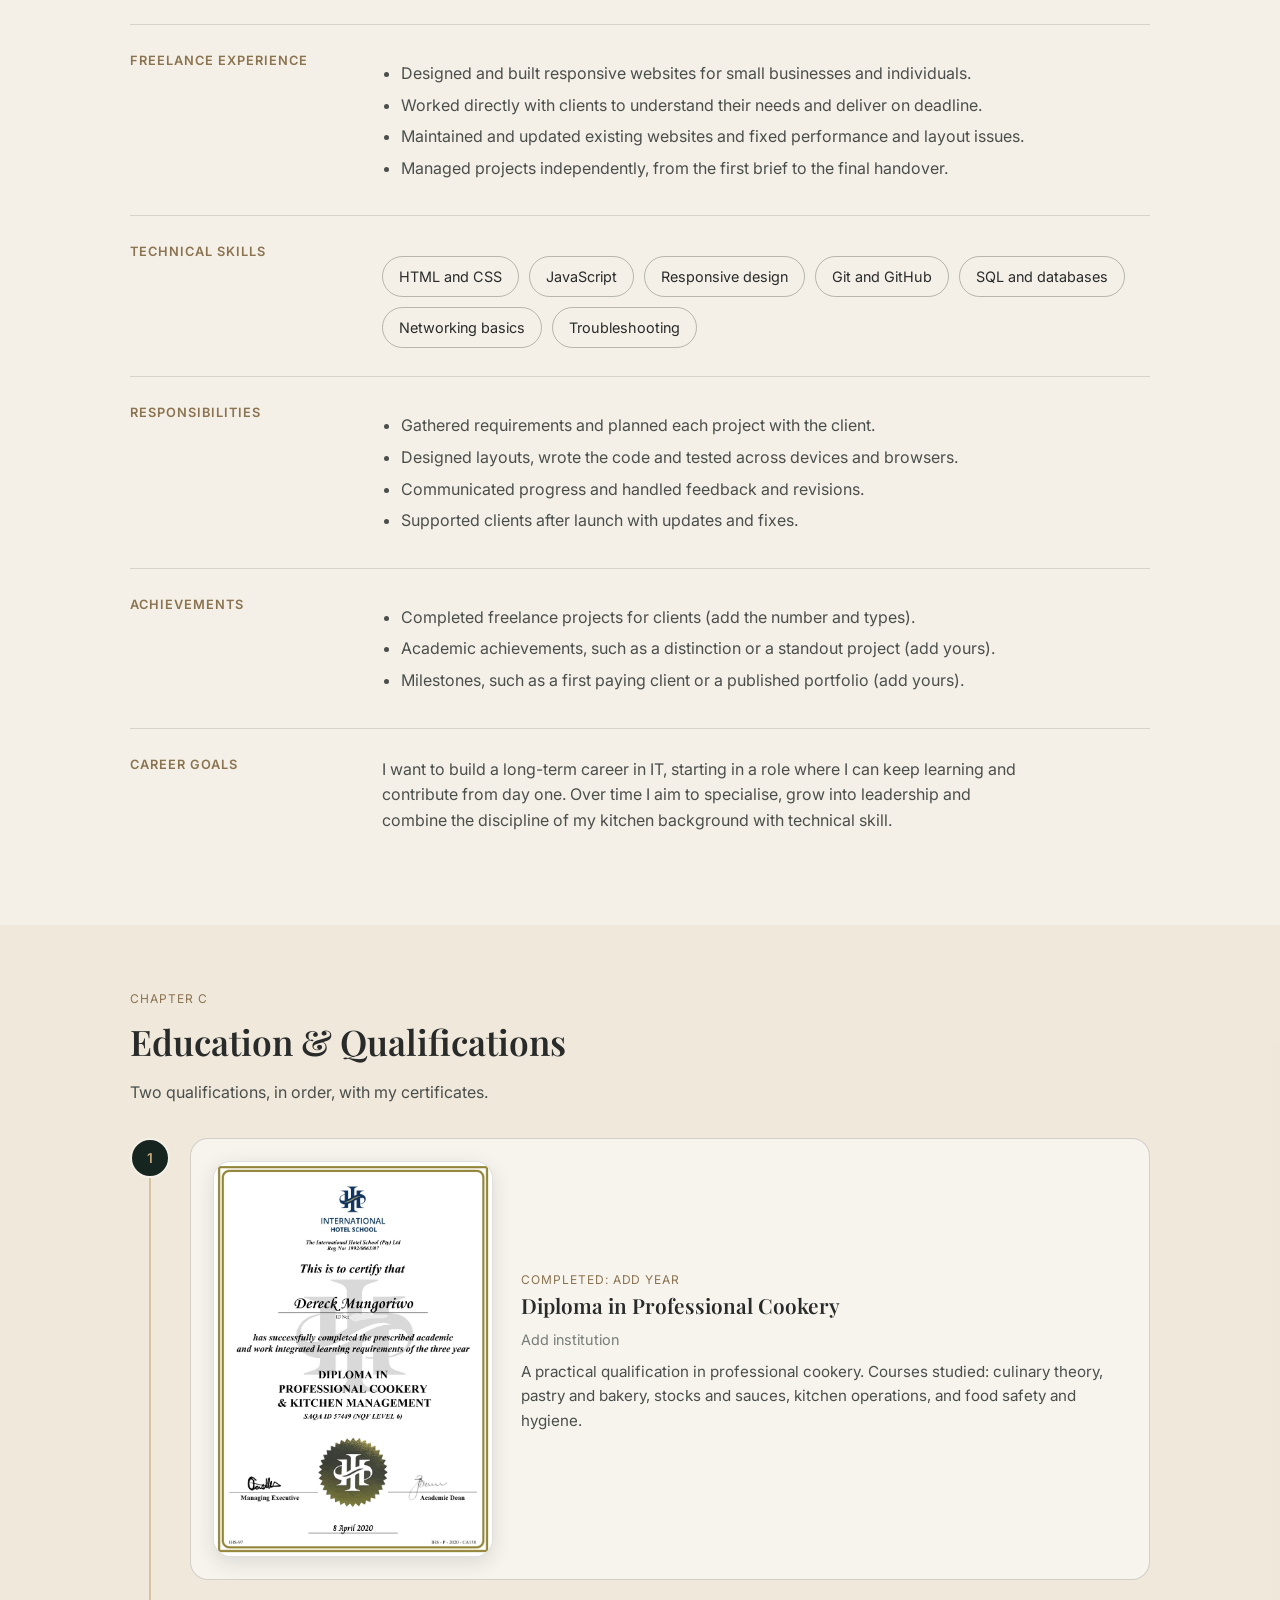
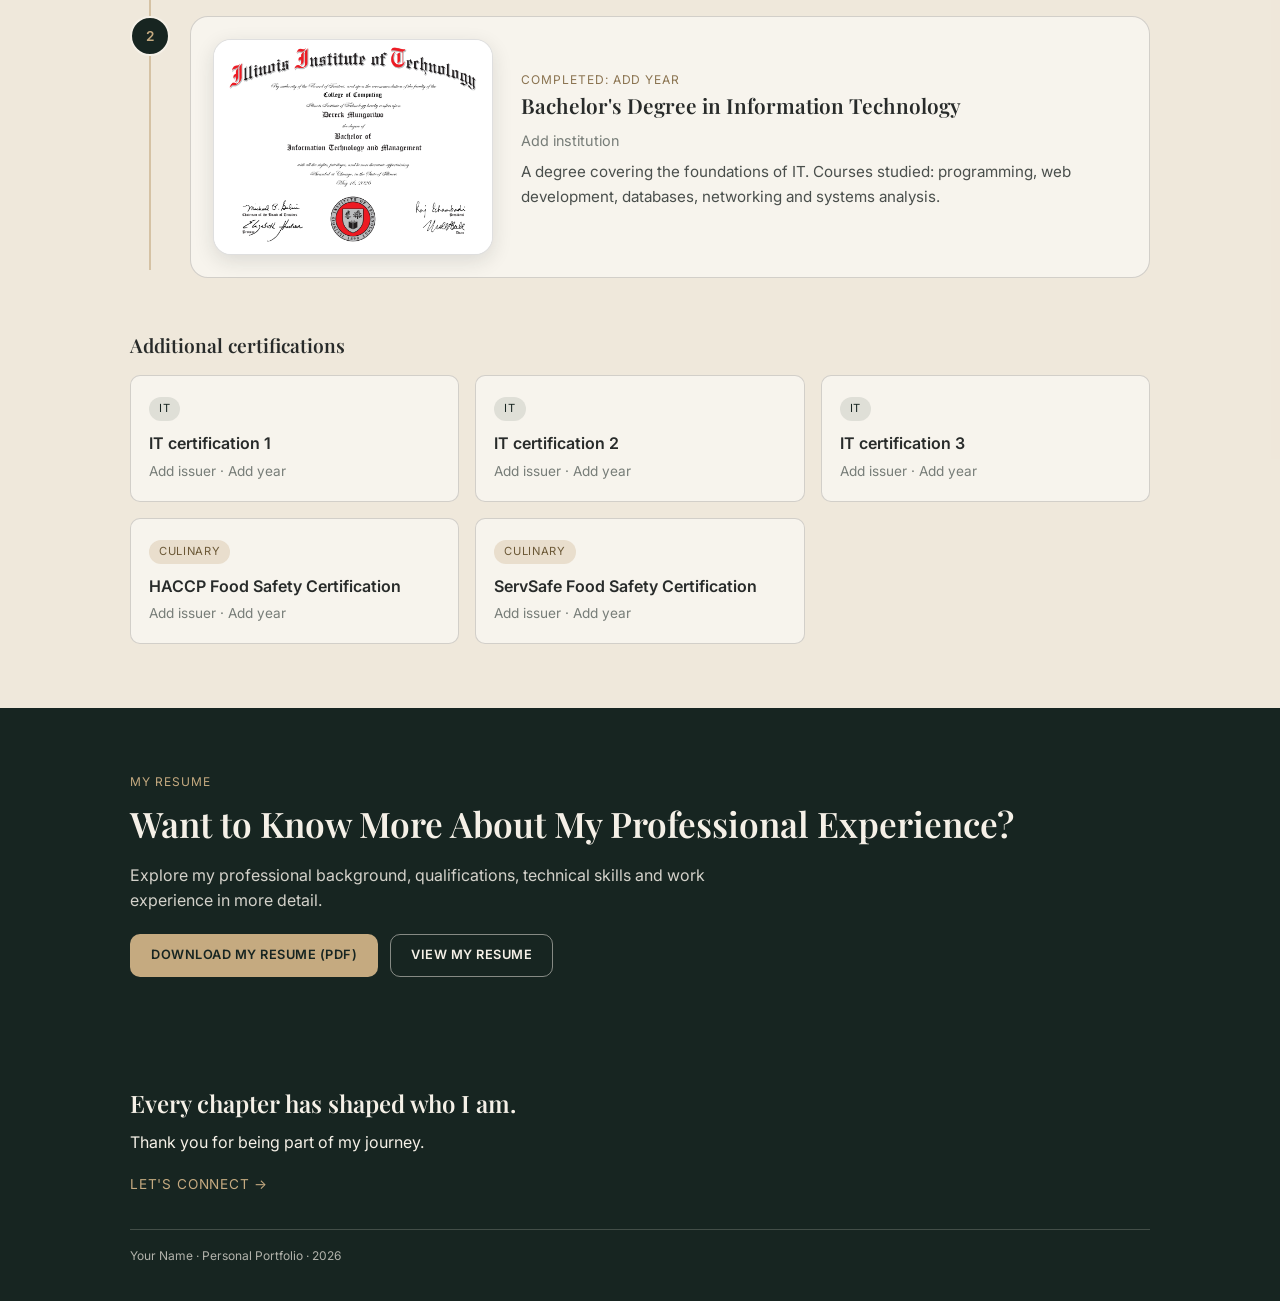
<file: journey.html>
<!DOCTYPE html>
<html lang="en">
<head>
  <meta charset="UTF-8">
  <meta name="viewport" content="width=device-width, initial-scale=1">
  <title>Career Journey: Work &amp; Education | Your Name</title>
  <meta name="description" content="My career journey from professional pastry to Information Technology: work, education and qualifications.">
  <link rel="preconnect" href="https://fonts.googleapis.com">
  <link rel="preconnect" href="https://fonts.gstatic.com" crossorigin>
  <link href="https://fonts.googleapis.com/css2?family=Inter:wght@400;500;600&family=Playfair+Display:wght@500;600;700&display=swap" rel="stylesheet">
  <link rel="stylesheet" href="css/global.css">
  <link rel="stylesheet" href="css/journey.css">
</head>
<body>

  <!-- HEADER (same on every page) -->
  <header class="site-header">
    <div class="container">
      <div class="header-top">
        <a class="brand" href="index.html">Your Name.</a>
        <span class="header-meta">Portfolio / 2026</span>
        <button class="nav-toggle" aria-expanded="false" aria-controls="nav">Menu</button>
      </div>
      <nav class="main-nav" id="nav" aria-label="Main">
        <ul>
          <li><a href="index.html">Home</a></li>
          <li><a href="about.html">About</a></li>
          <li><a href="journey.html">Journey</a></li>
          <li><a href="projects.html">Projects</a></li>
          <li><a href="contact.html">Contact</a></li>
        </ul>
      </nav>
    </div>
  </header>

  <main>

    <!-- INTRO -->
    <section class="page-hero on-dark">
      <div class="container">
        <p class="eyebrow">My career history</p>
        <h1>Explore My Career Journey</h1>
        <p class="sub-title">Work &amp; Education</p>
        <p>Two professional paths have shaped my career: six years in professional kitchens, and a growing career in Information Technology. This page documents both, in order, from my Diploma in Professional Cookery to my next chapter.</p>
        <div class="path-cards">
          <a class="path-card" href="#culinary">
            <p class="eyebrow">Path A</p>
            <h2>My Culinary Foundation</h2>
            <p>Six years in professional kitchens, specialising in pastry.</p>
            <span class="go">Read chapter A &darr;</span>
          </a>
          <a class="path-card" href="#it">
            <p class="eyebrow">Path B</p>
            <h2>Information Technology</h2>
            <p>A Bachelor's degree, freelance work and a new career.</p>
            <span class="go">Read chapter B &darr;</span>
          </a>
        </div>
      </div>
    </section>

    <!-- OVERVIEW TIMELINE -->
    <section class="overview" id="timeline">
      <div class="container">
        <p class="eyebrow">The big picture</p>
        <h2>From the kitchen to technology</h2>
        <div class="legend"><span>Culinary path</span><span class="l-it">IT path</span><span class="l-next">Next chapter</span></div>
        <ol class="timeline">
          <li class="milestone culinary"><span class="marker" aria-hidden="true">1</span>
            <p class="when">Add year</p><h3>Diploma in Professional Cookery</h3><p>Where the culinary path began, with HACCP and ServSafe certifications.</p></li>
          <li class="milestone culinary"><span class="marker" aria-hidden="true">2</span>
            <p class="when">Add dates</p><h3>Chef Trainee</h3><p>Protea Hotel Fire &amp; Ice by Marriott. First steps in a professional kitchen.</p></li>
          <li class="milestone culinary"><span class="marker" aria-hidden="true">3</span>
            <p class="when">Add dates</p><h3>Commis Chef – Pastry</h3><p>Casa Toscana Lodge. Specialising in pastry.</p></li>
          <li class="milestone culinary"><span class="marker" aria-hidden="true">4</span>
            <p class="when">Add dates</p><h3>Demi Chef de Partie</h3><p>Holiday Inn Hotel. Banquets and conferences for up to 300 guests.</p></li>
          <li class="milestone culinary"><span class="marker" aria-hidden="true">5</span>
            <p class="when">Add dates</p><h3>Chef de Partie – Pastry</h3><p>Iris Garden Restaurant. Leading high-volume pastry production.</p></li>
          <li class="milestone it"><span class="marker" aria-hidden="true">6</span>
            <p class="when">Add dates</p><h3>Bachelor's Degree in Information Technology</h3><p>Where the technology path began.</p></li>
          <li class="milestone it"><span class="marker" aria-hidden="true">7</span>
            <p class="when">Add dates</p><h3>Freelance IT work</h3><p>Real projects for real clients, alongside my studies.</p></li>
          <li class="milestone next"><span class="marker" aria-hidden="true">8</span>
            <p class="when">Now</p><h3>The next professional chapter</h3><p>Building a career in IT.</p></li>
        </ol>
      </div>
    </section>

    <!-- A. CULINARY -->
    <section class="part alt" id="culinary">
      <div class="container">
        <header class="part-head">
          <p class="eyebrow">Chapter A</p>
          <h2>My Culinary Foundation</h2>
          <p class="intro-line">This section documents my six years in the culinary industry.</p>
        </header>

        <div class="sub">
          <h3>How it started</h3>
          <div>
            <p>My interest in culinary arts began with a simple love of food and the satisfaction of making something people enjoy. Cooking at home turned into curiosity about how professional kitchens work, and I decided to turn that passion into a career.</p>
            <p>I enrolled in a Diploma in Professional Cookery, where I learned the core of the trade: knife skills, stocks and sauces, pastry and bakery fundamentals, menu planning, and how a professional kitchen runs. I also earned my HACCP and ServSafe food safety certifications, which shaped the standards I still work to.</p>
            <ul class="ticks">
              <li>Diploma in Professional Cookery</li>
              <li>HACCP food safety certification</li>
              <li>ServSafe food safety certification</li>
            </ul>
          </div>
        </div>

        <div class="sub">
          <h3>Professional experience</h3>
          <div class="roles">
          <article class="role current">
            <h4>Chef de Partie – Pastry</h4>
            <p class="meta"><span>Iris Garden Restaurant</span><span>Add dates</span><span class="badge now">Most recent</span></p>
            <ul><li>Manage high-volume pastry and bakery production of 200+ items daily, including plated desserts, cakes, laminated pastries and ice creams.</li><li>Create custom cakes and desserts using advanced decorating techniques, glazing, fondant, sugar work and chocolate garnishes.</li><li>Supervise and train junior pastry chefs, ensuring consistent quality, efficient workflow and timely production.</li><li>Collaborate with management on new dessert creations, accommodating dietary requirements and allergies.</li><li>Manage stock control, ingredient quality, FIFO rotation and waste reduction.</li><li>Maintain HACCP compliance, including food safety, sanitation, temperature monitoring and equipment inspections.</li></ul>
          </article>
          <article class="role">
            <h4>Demi Chef de Partie</h4>
            <p class="meta"><span>Holiday Inn Hotel</span><span>Add dates</span><span class="badge ">Previous role</span></p>
            <ul><li>Supported pastry production for restaurants, buffets, banquets and conferences serving up to 300 guests.</li><li>Prepared a variety of desserts and pastries according to standardised recipes and presentation standards.</li><li>Assisted in training junior staff, coordinating mise en place and managing production schedules.</li><li>Maintained inventory, stock rotation and food cost control through FIFO procedures.</li><li>Ensured compliance with HACCP, hygiene and food safety standards.</li></ul>
          </article>
          <article class="role">
            <h4>Commis Chef – Pastry</h4>
            <p class="meta"><span>Casa Toscana Lodge</span><span>Add dates</span><span class="badge ">Previous role</span></p>
            <ul><li>Prepared daily mise en place and assisted with mousses, crème brûlée, pastry creams and chocolate sauces.</li><li>Supported banquet and conference catering for 300+ guests while maintaining quality and presentation.</li><li>Followed standardised recipes, production schedules and portion control guidelines.</li><li>Assisted with stock management, equipment maintenance and HACCP-compliant kitchen sanitation.</li></ul>
          </article>
          <article class="role">
            <h4>Chef Trainee</h4>
            <p class="meta"><span>Protea Hotel Fire &amp; Ice by Marriott</span><span>Add dates</span><span class="badge ">Earlier role</span></p>
            <ul><li>Assisted with breakfast, lunch, dinner and banquet food preparation for high-volume service.</li><li>Supported conference and catering operations serving 300+ guests.</li><li>Developed foundational skills in food preparation, kitchen operations, teamwork, hygiene and sanitation.</li></ul>
          </article>
          </div>
        </div>

        <div class="sub">
          <h3>Skills developed</h3>
          <div>
            <ul class="chips"><li>Pastry and dessert production</li><li>Plating and presentation</li><li>Team leadership and training</li><li>Stock control and FIFO</li><li>HACCP and food safety</li><li>Working under pressure</li></ul>
          </div>
        </div>

        <div class="sub">
          <h3>Memorable highlights</h3>
          <ul class="bullets">
            <li>Add a highlight, such as a signature dessert you created for the menu.</li>
            <li>Add a highlight, such as a large event or banquet you helped deliver.</li>
            <li>Add a highlight, such as a promotion, award or a junior chef you trained.</li>
          </ul>
        </div>
      </div>
    </section>

    <!-- B. IT -->
    <section class="part" id="it">
      <div class="container">
        <header class="part-head">
          <p class="eyebrow">Chapter B</p>
          <h2>Information Technology</h2>
          <p class="intro-line">The second path: from curiosity about technology to a degree, real client work and a new career.</p>
        </header>

        <div class="sub">
          <h3>How it started</h3>
          <div>
            <p>Working in busy kitchens taught me to love systems: clear processes, good tools and teams that run smoothly. Alongside that, I became curious about the technology behind the websites and apps I used every day, and I started to teach myself how they are built.</p>
            <p>That curiosity grew into a decision to study properly, and I began pursuing a Bachelor's Degree in Information Technology.</p>
          </div>
        </div>

        <div class="sub">
          <h3>Academic experience</h3>
          <div>
            <p>My degree covered the foundations of the field and let me explore the areas that interest me most.</p>
            <ul class="bullets">
              <li>Studied programming fundamentals, web development, databases, networking and systems analysis.</li>
              <li>Completed practical projects and a final-year project.</li>
              <li>Areas of interest: front-end development, user experience and cloud technology.</li>
            </ul>
          </div>
        </div>

        <div class="sub">
          <h3>Freelance experience</h3>
          <ul class="bullets">
            <li>Designed and built responsive websites for small businesses and individuals.</li>
            <li>Worked directly with clients to understand their needs and deliver on deadline.</li>
            <li>Maintained and updated existing websites and fixed performance and layout issues.</li>
            <li>Managed projects independently, from the first brief to the final handover.</li>
          </ul>
        </div>

        <div class="sub">
          <h3>Technical skills</h3>
          <div>
            <ul class="chips"><li>HTML and CSS</li><li>JavaScript</li><li>Responsive design</li><li>Git and GitHub</li><li>SQL and databases</li><li>Networking basics</li><li>Troubleshooting</li></ul>
          </div>
        </div>

        <div class="sub">
          <h3>Responsibilities</h3>
          <ul class="bullets">
            <li>Gathered requirements and planned each project with the client.</li>
            <li>Designed layouts, wrote the code and tested across devices and browsers.</li>
            <li>Communicated progress and handled feedback and revisions.</li>
            <li>Supported clients after launch with updates and fixes.</li>
          </ul>
        </div>

        <div class="sub">
          <h3>Achievements</h3>
          <ul class="bullets">
            <li>Completed freelance projects for clients (add the number and types).</li>
            <li>Academic achievements, such as a distinction or a standout project (add yours).</li>
            <li>Milestones, such as a first paying client or a published portfolio (add yours).</li>
          </ul>
        </div>

        <div class="sub">
          <h3>Career goals</h3>
          <p>I want to build a long-term career in IT, starting in a role where I can keep learning and contribute from day one. Over time I aim to specialise, grow into leadership and combine the discipline of my kitchen background with technical skill.</p>
        </div>
      </div>
    </section>

    <!-- C. EDUCATION & QUALIFICATIONS -->
    <section class="quals part alt" id="qualifications">
      <div class="container">
        <header class="part-head">
          <p class="eyebrow">Chapter C</p>
          <h2>Education &amp; Qualifications</h2>
          <p class="intro-line">Two qualifications, in order, with my certificates.</p>
        </header>

        <ol class="qual-list">
          <li class="qual"><span class="marker" aria-hidden="true">1</span>
            <article class="qual-card">
              <div class="media doc doc-a4"><img src="images/diploma-certificate.jpg" alt="Diploma in Professional Cookery certificate" onerror="this.style.display='none'"></div>
              <div>
                <p class="when">Completed: Add year</p>
                <h3>Diploma in Professional Cookery</h3>
                <p class="meta">Add institution</p>
                <p>A practical qualification in professional cookery. Courses studied: culinary theory, pastry and bakery, stocks and sauces, kitchen operations, and food safety and hygiene.</p>
              </div>
            </article>
          </li>
          <li class="qual"><span class="marker" aria-hidden="true">2</span>
            <article class="qual-card">
              <div class="media doc doc-letter"><img src="images/degree-certificate.jpg" alt="Bachelor's Degree in Information Technology certificate" onerror="this.style.display='none'"></div>
              <div>
                <p class="when">Completed: Add year</p>
                <h3>Bachelor's Degree in Information Technology</h3>
                <p class="meta">Add institution</p>
                <p>A degree covering the foundations of IT. Courses studied: programming, web development, databases, networking and systems analysis.</p>
              </div>
            </article>
          </li>
        </ol>

        <div class="certs-block">
          <h3>Additional certifications</h3>
          <div class="cert-grid">
            <article class="cert"><span class="badge it">IT</span>
              <h4>IT certification 1</h4><p>Add issuer &middot; Add year</p></article>
            <article class="cert"><span class="badge it">IT</span>
              <h4>IT certification 2</h4><p>Add issuer &middot; Add year</p></article>
            <article class="cert"><span class="badge it">IT</span>
              <h4>IT certification 3</h4><p>Add issuer &middot; Add year</p></article>
            <article class="cert"><span class="badge ">Culinary</span>
              <h4>HACCP Food Safety Certification</h4><p>Add issuer &middot; Add year</p></article>
            <article class="cert"><span class="badge ">Culinary</span>
              <h4>ServSafe Food Safety Certification</h4><p>Add issuer &middot; Add year</p></article>
          </div>
        </div>
      </div>
    </section>

    <!-- D. RESUME CTA -->
    <section class="resume-cta on-dark" id="resume-download">
      <div class="container">
        <p class="eyebrow">My resume</p>
        <h2>Want to Know More About My Professional Experience?</h2>
        <p>Explore my professional background, qualifications, technical skills and work experience in more detail.</p>
        <div class="cta-actions">
          <a class="btn btn-gold" href="files/resume.pdf" download="Your-Name-Resume.pdf">Download My Resume (PDF)</a>
          <a class="btn btn-outline" href="files/resume.pdf" target="_blank" rel="noopener">View My Resume</a>
        </div>
      </div>
    </section>

  </main>

  <!-- FOOTER (same on every page) -->
  <footer class="site-footer">
    <div class="container">
      <h2>Every chapter has shaped who I am.</h2>
      <p>Thank you for being part of my journey.</p>
      <a class="connect" href="contact.html">Let's connect &rarr;</a>
      <p class="legal">Your Name &middot; Personal Portfolio &middot; <span id="year">2026</span></p>
    </div>
  </footer>

  <script src="js/main.js"></script>
</body>
</html>
</file>
<file: css/global.css>
/* ==========================================================
   GLOBAL.CSS - shared by every page
   Tokens, reset, typography, header, footer, buttons.
   Page-specific styles live in css/<page>.css
   ========================================================== */

:root {
  /* Palette */
  --forest: #172521;
  --ivory: #F5F0E7;
  --gold: #C5AA80;
  --stone: #777D78;
  --charcoal: #282B2A;

  /* Type */
  --font-head: "Playfair Display", Georgia, serif;
  --font-body: "Inter", system-ui, -apple-system, sans-serif;

  /* Layout */
  --radius: 18px;
  --radius-sm: 10px;
  --pad: clamp(16px, 4vw, 40px);
  --max: 1100px;
}

*, *::before, *::after { box-sizing: border-box; }
html { scroll-behavior: smooth; }
@media (prefers-reduced-motion: reduce) { html { scroll-behavior: auto; } }

body {
  margin: 0;
  font-family: var(--font-body);
  color: var(--charcoal);
  background: var(--ivory);
  line-height: 1.6;
}

img { max-width: 100%; display: block; }
a { color: inherit; text-decoration: none; }
:focus-visible { outline: 2px solid var(--gold); outline-offset: 3px; }

h1, h2, h3 { font-family: var(--font-head); font-weight: 600; line-height: 1.2; margin: 0 0 .5em; }
h1 { font-size: clamp(2rem, 6vw, 3.4rem); }
h2 { font-size: clamp(1.5rem, 4vw, 2.2rem); }
h3 { font-size: 1.2rem; }
p  { margin: 0 0 1em; }

.container { width: 100%; max-width: var(--max); margin-inline: auto; padding-inline: var(--pad); }

/* Small section label (e.g. "01 / Introduction") */
.eyebrow { font-size: .75rem; letter-spacing: .08em; text-transform: uppercase; color: #8a7350; margin-bottom: .75rem; }
.on-dark .eyebrow { color: var(--gold); }

.divider { border: 0; border-top: 1px solid rgba(40,43,42,.18); margin: 0; }

/* ---------- Buttons ---------- */
.btn {
  display: inline-block; cursor: pointer;
  font: 600 .8rem/1 var(--font-body); letter-spacing: .04em; text-transform: uppercase;
  padding: 14px 20px; border-radius: var(--radius-sm);
  border: 1px solid transparent; transition: background .2s, color .2s, border-color .2s;
}
.btn-gold { background: var(--gold); color: var(--forest); }
.btn-gold:hover { background: #d4bb93; }
.btn-outline { border-color: rgba(245,240,231,.5); color: var(--ivory); background: transparent; }
.btn-outline:hover { border-color: var(--gold); color: var(--gold); }

/* ---------- Header / navigation ---------- */
.site-header { background: var(--ivory); position: sticky; top: 0; z-index: 50; border-bottom: 1px solid rgba(40,43,42,.12); }
.header-top { display: flex; justify-content: space-between; align-items: center; padding-block: 16px; }
.brand { font-family: var(--font-head); font-weight: 700; font-size: 1.25rem; }
.header-meta { font-size: .75rem; color: var(--stone); letter-spacing: .04em; }

.nav-toggle { display: none; }
.main-nav ul { list-style: none; margin: 0; padding: 0; display: flex; justify-content: space-between; gap: 8px; overflow-x: auto; }
.main-nav a { display: block; padding: 12px 0; font-size: .78rem; letter-spacing: .06em; text-transform: uppercase; color: var(--charcoal); border-bottom: 2px solid transparent; }
.main-nav a:hover { color: #8a7350; }
.main-nav a.active { border-bottom-color: var(--gold); font-weight: 600; }

/* On very small screens: collapse the menu behind a toggle */
@media (max-width: 560px) {
  .header-meta { display: none; }
  .nav-toggle { display: block; background: none; border: 1px solid rgba(40,43,42,.3); border-radius: 8px; padding: 8px 12px; font: 600 .75rem var(--font-body); cursor: pointer; }
  .main-nav { display: none; }
  .main-nav.open { display: block; padding-bottom: 12px; }
  .main-nav ul { flex-direction: column; }
}

/* ---------- Bookmark / save button on images ---------- */
.media { position: relative; border-radius: var(--radius); overflow: hidden; background: linear-gradient(135deg, #2b3b36, #172521); }
.media img { width: 100%; height: 100%; object-fit: cover; }
.save-btn {
  position: absolute; top: 12px; right: 12px; width: 38px; height: 38px; border-radius: 50%;
  border: 0; cursor: pointer; background: rgba(40,43,42,.6); color: #fff; display: grid; place-items: center;
}
.save-btn svg { width: 18px; height: 18px; fill: none; stroke: currentColor; stroke-width: 2; }
.save-btn[aria-pressed="true"] { background: var(--gold); color: var(--forest); }
.save-btn[aria-pressed="true"] svg { fill: currentColor; }

/* ---------- Footer ---------- */
.site-footer { background: var(--forest); color: var(--ivory); padding-block: 48px 24px; }
.site-footer h2 { font-size: 1.5rem; }
.site-footer .connect { color: var(--gold); font-size: .85rem; letter-spacing: .06em; text-transform: uppercase; }
.site-footer .legal { margin-top: 32px; padding-top: 16px; border-top: 1px solid rgba(245,240,231,.2); font-size: .75rem; color: rgba(245,240,231,.7); }

/* ---------- Expandable details (used on several pages) ---------- */
.more-btn {
  background: none; border: 0; padding: 0; cursor: pointer; color: #8a7350;
  font: 600 .8rem var(--font-body); letter-spacing: .04em; text-transform: uppercase;
}
.more-btn::after { content: " +"; }
.more-btn[aria-expanded="true"]::after { content: " \2212"; }
.details { display: none; margin-top: 12px; padding: 16px; border-left: 3px solid var(--gold); background: rgba(197,170,128,.14); border-radius: 0 var(--radius-sm) var(--radius-sm) 0; }
.details.open { display: block; }
.details dl { margin: 0; display: grid; grid-template-columns: auto 1fr; gap: 6px 16px; font-size: .9rem; }
.details dt { color: var(--stone); }
.details dd { margin: 0; }


/* ---------- Tags / chips (used on several pages) ---------- */
.chips { list-style: none; margin: 12px 0 0; padding: 0; display: flex; flex-wrap: wrap; gap: 10px; }
.chips li { padding: 8px 16px; border: 1px solid rgba(40,43,42,.3); border-radius: 999px; font-size: .9rem; }
</file>
<file: css/home.css>
/* ==========================================================
   HOME.CSS - styles for index.html only
   ========================================================== */

/* ---------- Hero ---------- */
.hero { background: var(--forest); color: var(--ivory); padding-block: 40px 56px; }
.hero-grid { display: grid; gap: 28px; align-items: center; }
.hero h1 { margin-bottom: .1em; }
.headline { font-family: var(--font-head); font-size: clamp(1.3rem, 3.5vw, 1.8rem); color: var(--gold); margin-bottom: 1em; }
.hero-lead { max-width: 56ch; color: rgba(245,240,231,.85); }
.hero-media { aspect-ratio: 4 / 3; width: 100%; }
.hero-media img { object-position: center 30%; }
.hero-actions { margin-top: 24px; display: flex; flex-wrap: wrap; gap: 12px; }

/* ---------- Introduction ---------- */
.intro { padding-block: 56px; }
.intro p:not(.eyebrow) { max-width: 62ch; color: #4a4f4c; }

/* ---------- Career highlights ---------- */
.highlights { padding-block: 56px; }
.stat-grid { list-style: none; margin: 24px 0 20px; padding: 0; display: grid; grid-template-columns: 1fr 1fr; gap: 14px; }
.stat { padding: 20px; border: 1px solid rgba(40,43,42,.18); border-radius: var(--radius); background: rgba(255,255,255,.5); }
.stat-value { display: block; font-family: var(--font-head); font-size: clamp(1.5rem, 5vw, 2.1rem); font-weight: 700; color: var(--forest); line-height: 1.1; margin-bottom: 6px; }
.stat-label { display: block; font-size: .85rem; color: var(--stone); line-height: 1.4; }
.text-link { display: inline-block; font-size: .8rem; font-weight: 600; letter-spacing: .06em; text-transform: uppercase; color: #8a7350; }
.text-link:hover { color: var(--forest); }

/* ---------- Two journeys ---------- */
.journeys { padding-block: 56px; }
.journey-grid { display: grid; gap: 16px; margin-top: 24px; }
.journey-card { padding: 24px; border-radius: var(--radius); background: var(--forest); color: var(--ivory); }
.journey-card:nth-child(2) { background: #20352f; }
.path-label { font-size: .72rem; letter-spacing: .08em; text-transform: uppercase; color: var(--gold); margin-bottom: .4rem; }
.journey-card h3 { font-size: 1.4rem; }
.journey-card p:not(.path-label) { color: rgba(245,240,231,.82); font-size: .95rem; }
.journey-card .text-link { color: var(--gold); }

/* ---------- Featured projects ---------- */
.selected { padding-block: 56px; }
.selected .lead { color: var(--stone); max-width: 55ch; }
.card-grid { display: grid; grid-template-columns: 1fr; gap: 24px; margin-top: 24px; }
.card .media { aspect-ratio: 4 / 3; }
.media-link { display: block; width: 100%; height: 100%; }
.media-link img { transition: transform .4s; }
.card:hover .media-link img { transform: scale(1.04); }
.card h3 { margin-top: 14px; }
.card h3 a:hover { color: #8a7350; }
.card p { color: var(--stone); font-size: .9rem; }

/* ---------- Personal statement ---------- */
.statement { background: var(--forest); color: var(--ivory); padding-block: 64px; }
.statement blockquote { margin: 0 0 20px; max-width: 26ch; font-family: var(--font-head); font-size: clamp(1.6rem, 4.8vw, 2.5rem); line-height: 1.25; }
.statement p:not(.eyebrow) { max-width: 60ch; color: rgba(245,240,231,.82); }

/* ---------- Call to action ---------- */
.cta { padding-block: 64px; }
.cta p { color: #4a4f4c; max-width: 54ch; }
.cta-actions { display: flex; flex-wrap: wrap; gap: 12px; margin-top: 20px; }
.btn-dark { background: var(--forest); color: var(--ivory); }
.btn-dark:hover { background: #20352f; }
.btn-ghost { border-color: rgba(40,43,42,.5); color: var(--charcoal); background: transparent; }
.btn-ghost:hover { border-color: var(--forest); background: rgba(23,37,33,.06); }

@media (min-width: 640px) {
  .card-grid, .journey-grid { grid-template-columns: 1fr 1fr; }
  .stat-grid { grid-template-columns: repeat(4, 1fr); }
}
@media (min-width: 900px) {
  .hero { padding-block: 64px 72px; }
  .hero-grid { grid-template-columns: 6fr 6fr; gap: 56px; }
}
</file>
<file: css/about.css>
/* ==========================================================
   ABOUT.CSS - styles for about.html only
   ========================================================== */

/* ---------- Introduction (portrait + text) ---------- */
.about-hero { background: var(--forest); color: var(--ivory); padding-block: 48px; }
.about-hero-grid { display: grid; gap: 28px; align-items: center; }
.about-hero .media { aspect-ratio: 4 / 5; max-width: 420px; width: 100%; }
.about-hero .media img { object-position: center 20%; }
.about-hero p:not(.eyebrow) { color: rgba(245,240,231,.86); max-width: 58ch; }

.block { padding-block: 56px; scroll-margin-top: 90px; }
.block p { color: #4a4f4c; }

/* ---------- Background ---------- */
.bg-grid { display: grid; gap: 16px; margin-top: 24px; }
.bg-card { padding: 24px; border: 1px solid rgba(40,43,42,.18); border-left: 4px solid var(--gold); border-radius: var(--radius-sm); background: rgba(255,255,255,.5); }
.bg-card h3 { margin-bottom: .3em; }
.bg-card p { margin: 0; font-size: .95rem; }

/* ---------- Story ---------- */
.story-layout { display: grid; gap: 20px; }
.story-text p { max-width: 62ch; font-size: 1.05rem; }
.text-link { display: inline-block; margin-top: 6px; font-size: .8rem; font-weight: 600; letter-spacing: .06em; text-transform: uppercase; color: #8a7350; }
.text-link:hover { color: var(--forest); }

/* ---------- What drives me ---------- */
.drives { background: var(--forest); color: var(--ivory); padding-block: 64px; scroll-margin-top: 90px; }
.drive-grid { display: grid; gap: 28px; margin-top: 24px; }
.drive { padding-top: 18px; border-top: 2px solid var(--gold); }
.drive h3 { color: var(--gold); font-size: 1.15rem; }
.drive p { margin: 0; color: rgba(245,240,231,.85); font-size: .95rem; }

/* ---------- Values ---------- */
.value-grid { display: grid; gap: 16px; margin-top: 24px; }
.value { padding: 24px; border: 1px solid rgba(40,43,42,.18); border-radius: var(--radius); background: rgba(255,255,255,.5); }
.value .num { display: block; font-family: var(--font-head); font-size: 1.6rem; color: var(--gold); margin-bottom: 6px; }
.value h3 { font-size: 1.2rem; }
.value p { margin: 0; font-size: .92rem; }

/* ---------- Beyond work ---------- */
.hobby-grid { display: grid; gap: 16px; margin-top: 24px; }
.hobby { padding: 24px; border-radius: var(--radius); background: rgba(197,170,128,.16); }
.ico { width: 44px; height: 44px; fill: none; stroke: var(--forest); stroke-width: 2; stroke-linecap: round; stroke-linejoin: round; margin-bottom: 12px; }
.hobby h3 { font-size: 1.2rem; }
.hobby p { margin: 0; font-size: .92rem; }

/* ---------- Vision ---------- */
.vision { padding-block: 64px; background: rgba(197,170,128,.12); scroll-margin-top: 90px; }
.steps { list-style: none; margin: 28px 0 0; padding: 0; display: grid; gap: 28px; }
.step { position: relative; padding-left: 56px; }
.step::before { content: ""; position: absolute; left: 19px; top: 40px; bottom: -28px; width: 2px; background: var(--gold); opacity: .6; }
.step:last-child::before { display: none; }
.dot { position: absolute; left: 0; top: 0; width: 40px; height: 40px; border-radius: 50%; display: grid; place-items: center; background: var(--forest); color: var(--gold); font: 600 .9rem var(--font-body); }
.step:last-child .dot { background: var(--gold); color: var(--forest); }
.step h3 { margin-bottom: .2em; }
.step p { margin: 0; color: #4a4f4c; font-size: .95rem; max-width: 46ch; }

/* ---------- Closing call to action ---------- */
.about-cta { padding-block: 56px; }
.cta-actions { display: flex; flex-wrap: wrap; gap: 12px; margin-top: 16px; }
.btn-dark { background: var(--forest); color: var(--ivory); }
.btn-dark:hover { background: #20352f; }
.btn-ghost { border-color: rgba(40,43,42,.5); color: var(--charcoal); background: transparent; }
.btn-ghost:hover { border-color: var(--forest); background: rgba(23,37,33,.06); }

@media (min-width: 640px) {
  .bg-grid, .value-grid { grid-template-columns: 1fr 1fr; }
  .hobby-grid { grid-template-columns: repeat(3, 1fr); }
  .drive-grid { grid-template-columns: repeat(3, 1fr); gap: 32px; }
}
@media (min-width: 900px) {
  .about-hero { padding-block: 72px; }
  .about-hero-grid { grid-template-columns: 5fr 6fr; gap: 56px; }
  .story-layout { grid-template-columns: 4fr 7fr; gap: 56px; }
  .value-grid { grid-template-columns: repeat(4, 1fr); }
  /* Vision becomes a horizontal timeline */
  .steps { grid-template-columns: repeat(3, 1fr); gap: 32px; }
  .step { padding: 56px 0 0; }
  .step::before { left: 40px; right: -32px; top: 19px; bottom: auto; width: auto; height: 2px; }
  .step:last-child::before { display: none; }
}
</file>
<file: css/contact.css>
/* ==========================================================
   CONTACT.CSS - styles for contact.html only
   ========================================================== */

.contact-hero { background: var(--forest); color: var(--ivory); padding-block: 56px; }
.contact-hero p:not(.eyebrow) { max-width: 60ch; color: rgba(245,240,231,.85); margin: 0; }

.contact-section { padding-block: 56px; overflow-x: clip; }  /* safety net: never let this section widen the page */
.contact-grid { display: grid; grid-template-columns: minmax(0, 1fr); gap: 40px; }
.contact-info, .form-card { min-width: 0; }

/* ---------- Left column ---------- */
.contact-info .contact-description { color: #4a4f4c; max-width: 52ch; }
.group-title { font: 600 .75rem var(--font-body); letter-spacing: .08em; text-transform: uppercase; color: #8a7350; margin: 32px 0 12px; }

/* Direct channels (email, WhatsApp) */
.channels { list-style: none; margin: 0; padding: 0; display: grid; gap: 12px; }
.channel {
  display: flex; align-items: center; gap: 16px; padding: 16px 18px;
  border: 1px solid rgba(40,43,42,.18); border-radius: var(--radius); background: rgba(255,255,255,.5);
  transition: border-color .2s, transform .2s;
}
.channel:hover { border-color: var(--gold); transform: translateY(-2px); }
.logo { width: 46px; height: 46px; flex: none; display: grid; place-items: center; border-radius: 12px; font-size: 1.3rem; }
.logo.mail { background: var(--forest); color: var(--gold); }
.logo.brand { background: #fff; border: 1px solid rgba(40,43,42,.12); }
.logo.wa { color: #25D366; }
.label { display: block; font-size: .72rem; color: var(--stone); letter-spacing: .05em; text-transform: uppercase; }
.value { display: block; font-weight: 600; word-break: break-word; }

/* Social tiles */
.social-grid { list-style: none; margin: 0; padding: 0; display: grid; grid-template-columns: repeat(2, minmax(0, 1fr)); gap: 12px; }
.social-grid li, .channels li { min-width: 0; }
.social-tile {
  display: flex; align-items: center; gap: 12px; padding: 12px 14px; min-width: 0;
  border: 1px solid rgba(40,43,42,.18); border-radius: var(--radius-sm); background: rgba(255,255,255,.5);
  transition: border-color .2s, transform .2s;
}
.social-tile:hover { border-color: var(--gold); transform: translateY(-2px); }
.s-ico { width: 38px; height: 38px; flex: none; display: grid; place-items: center; border-radius: 10px; background: #fff; border: 1px solid rgba(40,43,42,.12); font-size: 1.05rem; }
.s-text { min-width: 0; }
.s-text .value { font-size: .85rem; overflow: hidden; text-overflow: ellipsis; white-space: nowrap; }
.li .s-ico { color: #0A66C2; }
.gh .s-ico { color: #181717; }
.fb .s-ico { color: #1877F2; }
.ig .s-ico { color: #E4405F; }
.xx .s-ico { color: #000; }
.tt .s-ico { color: #000; }

/* ---------- Form ---------- */
.form-card { padding: 24px; border: 1px solid rgba(40,43,42,.18); border-radius: var(--radius); background: rgba(255,255,255,.55); align-self: start; }
.form-card h2 { font-size: 1.5rem; }
.form-card > p { color: #4a4f4c; }
.field { margin-bottom: 18px; }
.field label { display: block; font-size: .85rem; font-weight: 600; margin-bottom: 6px; }
.field input, .field select, .field textarea {
  width: 100%; padding: 12px 14px; font: inherit; color: var(--charcoal);
  background: var(--ivory); border: 1px solid rgba(40,43,42,.3); border-radius: var(--radius-sm);
}
.field textarea { min-height: 150px; resize: vertical; }
.field input:focus, .field select:focus, .field textarea:focus { outline: 2px solid var(--gold); border-color: var(--gold); }
.field.invalid input, .field.invalid textarea, .field.invalid select { border-color: #b3261e; }
.error { display: none; color: #b3261e; font-size: .8rem; margin-top: 4px; }
.field.invalid .error { display: block; }
.hp { position: absolute; left: -9999px; }

.form-status { margin-top: 16px; padding: 12px 14px; border-radius: var(--radius-sm); font-size: .9rem; display: none; }
.form-status.show { display: block; }
.form-status.ok { background: rgba(37,211,102,.15); color: #14532d; }
.form-status.err { background: rgba(179,38,30,.12); color: #7a1a15; }
.form-card button.btn { width: 100%; }
.form-card button.btn:disabled { opacity: .6; cursor: wait; }
.btn i { margin-left: 6px; }

@media (min-width: 480px) {
  .social-grid { gap: 14px; }
}
@media (min-width: 900px) {
  .contact-grid { grid-template-columns: minmax(0, 6fr) minmax(0, 5fr); gap: 56px; }
  .form-card { padding: 32px; position: sticky; top: 100px; }
}
</file>
<file: css/journey.css>
/* ==========================================================
   JOURNEY.CSS - styles for journey.html only
   ========================================================== */

.page-hero { background: var(--forest); color: var(--ivory); padding-block: 56px; }
.page-hero h1 { margin-bottom: .2em; }
.page-hero .sub-title { font-family: var(--font-head); font-size: 1.3rem; color: var(--gold); margin-bottom: 1em; }
.page-hero p:not(.eyebrow):not(.sub-title) { max-width: 62ch; color: rgba(245,240,231,.85); }

/* Two path cards (also act as jump links) */
.path-cards { display: grid; gap: 16px; margin-top: 28px; }
.path-card { display: block; padding: 22px; border-radius: var(--radius); border: 1px solid rgba(245,240,231,.25); transition: border-color .2s; }
.path-card:hover { border-color: var(--gold); }
.path-card .eyebrow { margin-bottom: .4rem; }
.path-card h2 { font-size: 1.4rem; color: var(--ivory); margin-bottom: .3em; }
.path-card p { margin: 0 0 .6em; color: rgba(245,240,231,.8); font-size: .95rem; }
.path-card .go { color: var(--gold); font-size: .8rem; font-weight: 600; letter-spacing: .06em; text-transform: uppercase; }

/* ---------- Overview timeline ---------- */
.overview { padding-block: 56px; }
.legend { display: flex; flex-wrap: wrap; gap: 18px; margin: 12px 0 32px; font-size: .85rem; color: var(--stone); }
.legend span::before { content: ""; display: inline-block; width: 12px; height: 12px; border-radius: 50%; margin-right: 8px; vertical-align: -1px; background: var(--forest); }
.legend .l-it::before { background: var(--gold); }
.legend .l-next::before { background: transparent; border: 2px solid var(--gold); }

.timeline { list-style: none; margin: 0; padding: 0; position: relative; }
.timeline::before { content: ""; position: absolute; left: 19px; top: 8px; bottom: 8px; width: 2px; background: var(--gold); opacity: .6; }
.milestone { position: relative; padding-left: 60px; padding-bottom: 30px; }
.milestone:last-child { padding-bottom: 0; }
.marker {
  position: absolute; left: 0; top: 0; width: 40px; height: 40px; border-radius: 50%;
  display: grid; place-items: center; font: 600 .85rem var(--font-body);
  background: var(--forest); color: var(--gold); border: 2px solid var(--ivory);
}
.milestone.it .marker { background: var(--gold); color: var(--forest); }
.milestone.next .marker { background: var(--ivory); color: #8a7350; border-color: var(--gold); }
.milestone .when { font-size: .75rem; letter-spacing: .08em; text-transform: uppercase; color: #8a7350; margin: 0 0 2px; }
.milestone h3 { font-size: 1.1rem; margin-bottom: .15em; }
.milestone p:last-child { margin: 0; color: var(--stone); font-size: .92rem; }

/* ---------- Chapter parts (A, B) ---------- */
.part { padding-block: 64px; scroll-margin-top: 90px; }
.part.alt { background: rgba(197,170,128,.12); }
.part-head { margin-bottom: 32px; }
.part-head p.intro-line { color: #4a4f4c; max-width: 62ch; margin: 0; }

.sub { display: grid; gap: 8px; padding-block: 28px; border-top: 1px solid rgba(40,43,42,.15); }
.sub > h3 { font-family: var(--font-body); font-size: .8rem; letter-spacing: .08em; text-transform: uppercase; color: #8a7350; margin: 0; }
.sub p { color: #4a4f4c; max-width: 64ch; }
.sub p:last-child { margin-bottom: 0; }
.ticks, .bullets { margin: 8px 0 0; padding-left: 1.2rem; color: #4a4f4c; }
.ticks li, .bullets li { margin-bottom: 6px; max-width: 64ch; }

/* Roles */
.roles { display: grid; gap: 20px; }
.role { padding: 22px; border: 1px solid rgba(40,43,42,.18); border-left: 4px solid var(--gold); border-radius: var(--radius-sm); background: rgba(255,255,255,.5); }
.role.current { border-left-color: var(--forest); }
.role h4 { font-family: var(--font-head); font-size: 1.15rem; margin: 0 0 4px; }
.role .meta { display: flex; flex-wrap: wrap; align-items: center; gap: 6px 12px; font-size: .88rem; color: var(--stone); margin-bottom: 10px; }
.badge { display: inline-block; padding: 3px 10px; border-radius: 999px; font-size: .7rem; letter-spacing: .06em; text-transform: uppercase; background: rgba(197,170,128,.3); color: #6b5836; }
.badge.now { background: var(--forest); color: var(--gold); }
.role ul { margin: 0; padding-left: 1.2rem; color: #4a4f4c; font-size: .93rem; }
.role li { margin-bottom: 5px; }

/* ---------- Qualifications (C) ---------- */
.quals { padding-block: 64px; scroll-margin-top: 90px; }
.qual-list { list-style: none; margin: 32px 0 0; padding: 0; position: relative; }
.qual-list::before { content: ""; position: absolute; left: 19px; top: 8px; bottom: 8px; width: 2px; background: var(--gold); opacity: .6; }
.qual { position: relative; padding-left: 60px; padding-bottom: 36px; }
.qual:last-child { padding-bottom: 0; }
.qual-card { display: grid; gap: 20px; padding: 22px; border: 1px solid rgba(40,43,42,.18); border-radius: var(--radius); background: rgba(255,255,255,.5); }
.qual .when { font-size: .75rem; letter-spacing: .08em; text-transform: uppercase; color: #8a7350; margin: 0 0 4px; }
.qual h3 { font-size: 1.3rem; }
.qual .meta { color: var(--stone); font-size: .9rem; margin-bottom: .6em; }
.qual p { color: #4a4f4c; font-size: .95rem; }

/* Certificate images: whole document shown, never cropped */
.media.doc { background: #fff; border: 1px solid rgba(40,43,42,.15); box-shadow: 0 6px 20px rgba(23,37,33,.12); width: 100%; }
.media.doc img { object-fit: contain; }
.doc-a4 { aspect-ratio: 210 / 297; max-width: 240px; }      /* A4 portrait */
.doc-letter { aspect-ratio: 11 / 8.5; max-width: 340px; }   /* US Letter landscape */

/* Additional certifications */
.certs-block { margin-top: 56px; }
.cert-grid { display: grid; gap: 16px; margin-top: 18px; }
.cert { padding: 18px; border: 1px solid rgba(40,43,42,.18); border-radius: var(--radius-sm); background: rgba(255,255,255,.5); }
.cert h4 { font-size: 1rem; margin: 10px 0 4px; font-family: var(--font-body); font-weight: 600; }
.cert p { margin: 0; font-size: .85rem; color: var(--stone); }
.badge.it { background: rgba(23,37,33,.1); color: var(--forest); }

/* ---------- Resume call to action (D) ---------- */
.resume-cta { background: var(--forest); color: var(--ivory); padding-block: 64px; scroll-margin-top: 90px; }
.resume-cta p:not(.eyebrow) { max-width: 58ch; color: rgba(245,240,231,.85); }
.cta-actions { display: flex; flex-wrap: wrap; gap: 12px; margin-top: 20px; }

@media (min-width: 640px) {
  .path-cards { grid-template-columns: 1fr 1fr; }
  .cert-grid { grid-template-columns: 1fr 1fr; }
}
@media (min-width: 760px) {
  /* Overview timeline alternates sides */
  .timeline::before { left: 50%; transform: translateX(-1px); }
  .milestone { width: 50%; padding: 0 56px 34px 0; text-align: right; }
  .milestone .marker { left: auto; right: -20px; }
  .milestone:nth-child(even) { margin-left: 50%; padding: 0 0 34px 56px; text-align: left; }
  .milestone:nth-child(even) .marker { right: auto; left: -20px; }
  .milestone:last-child { padding-bottom: 0; }

  .sub { grid-template-columns: 220px 1fr; gap: 32px; }
  .role { padding: 26px; }
  .qual-card { grid-template-columns: auto 1fr; gap: 28px; align-items: center; }
  .qual-card .media.doc { width: 280px; max-width: 280px; }
  .cert-grid { grid-template-columns: repeat(3, 1fr); }
}
</file>
